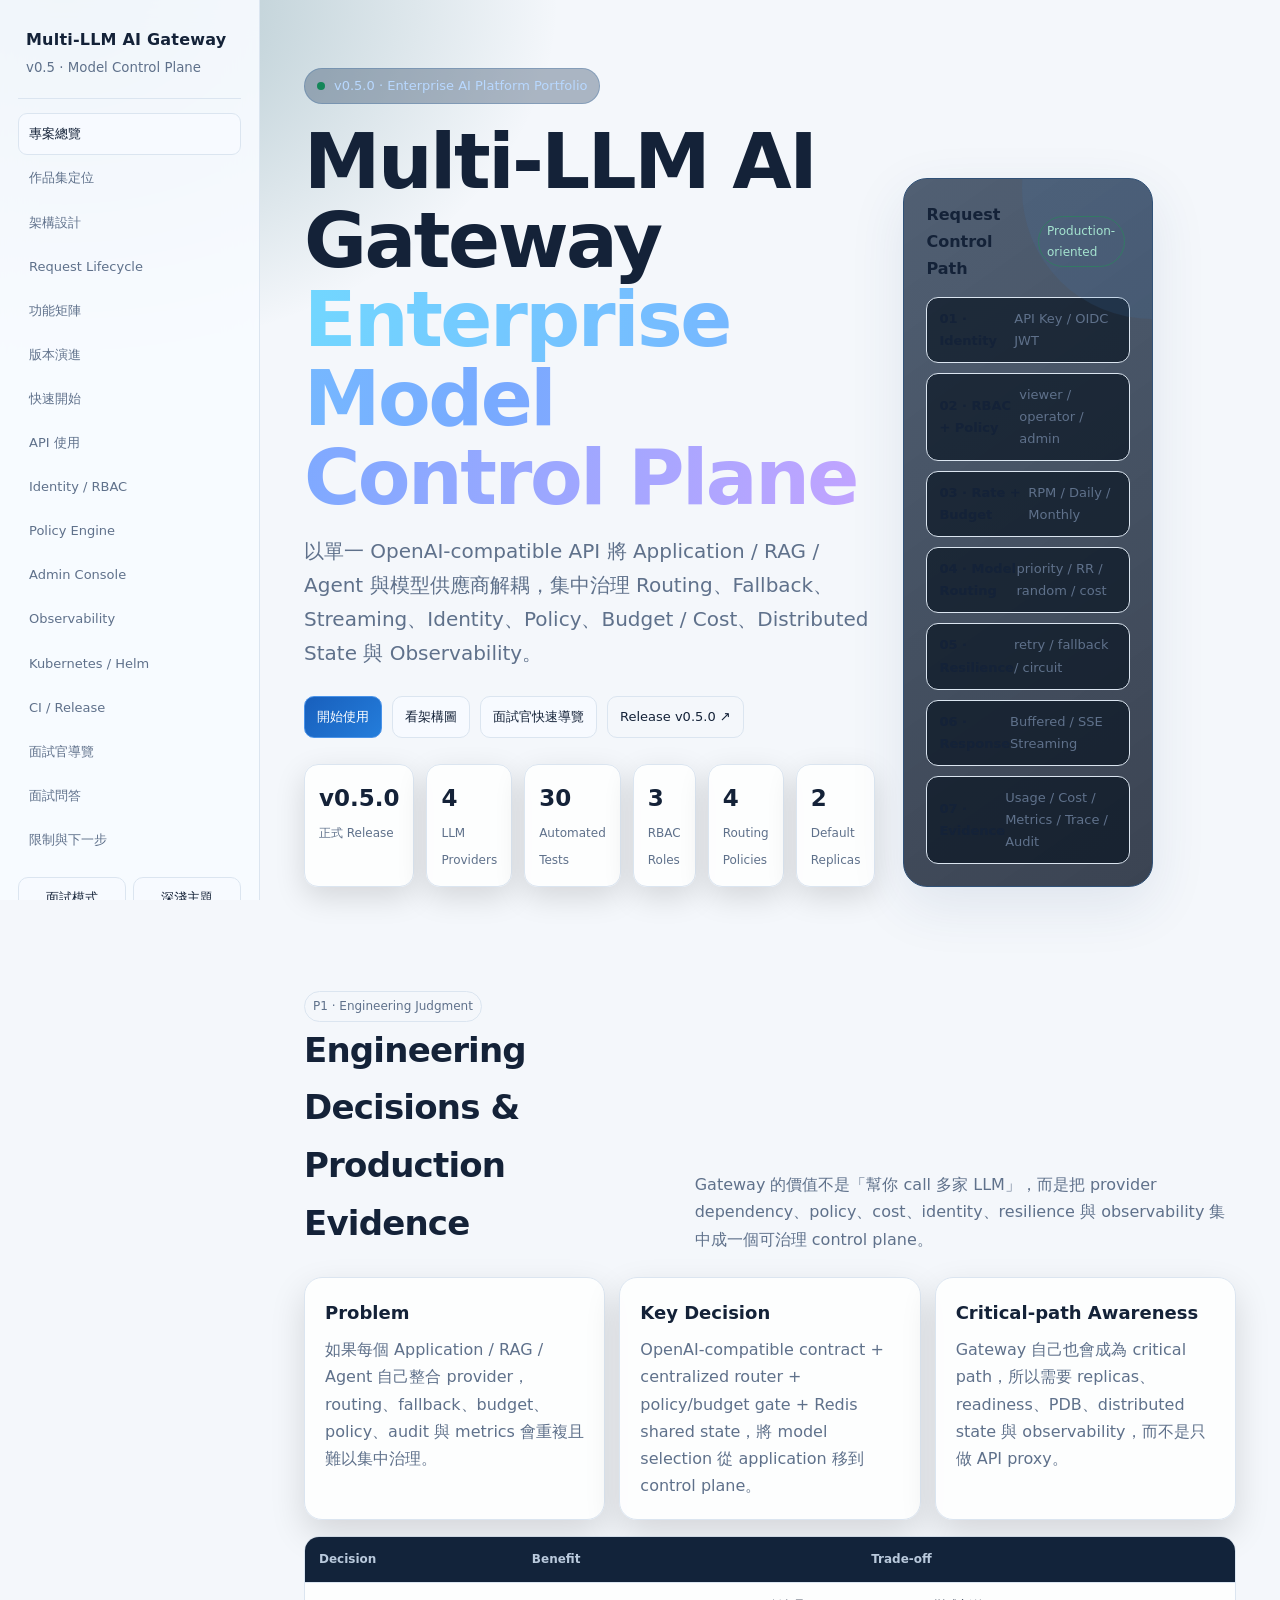
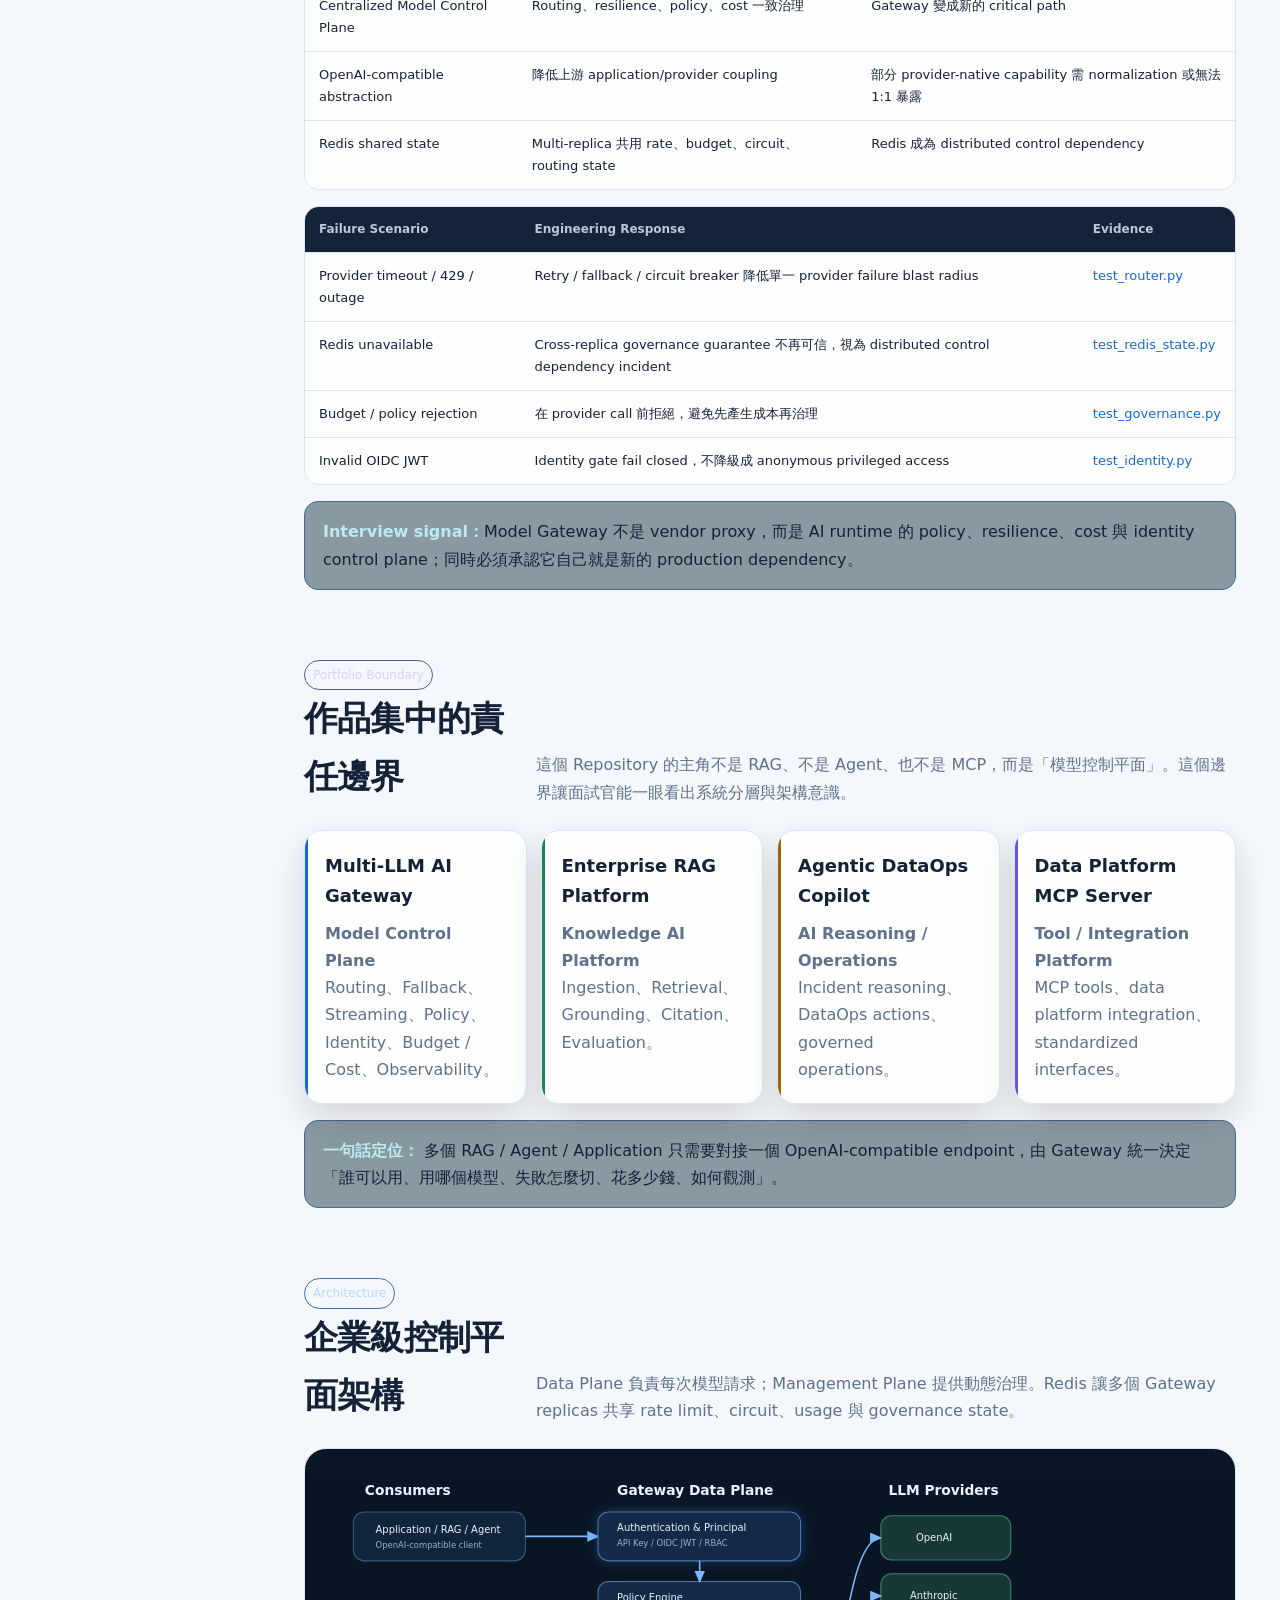
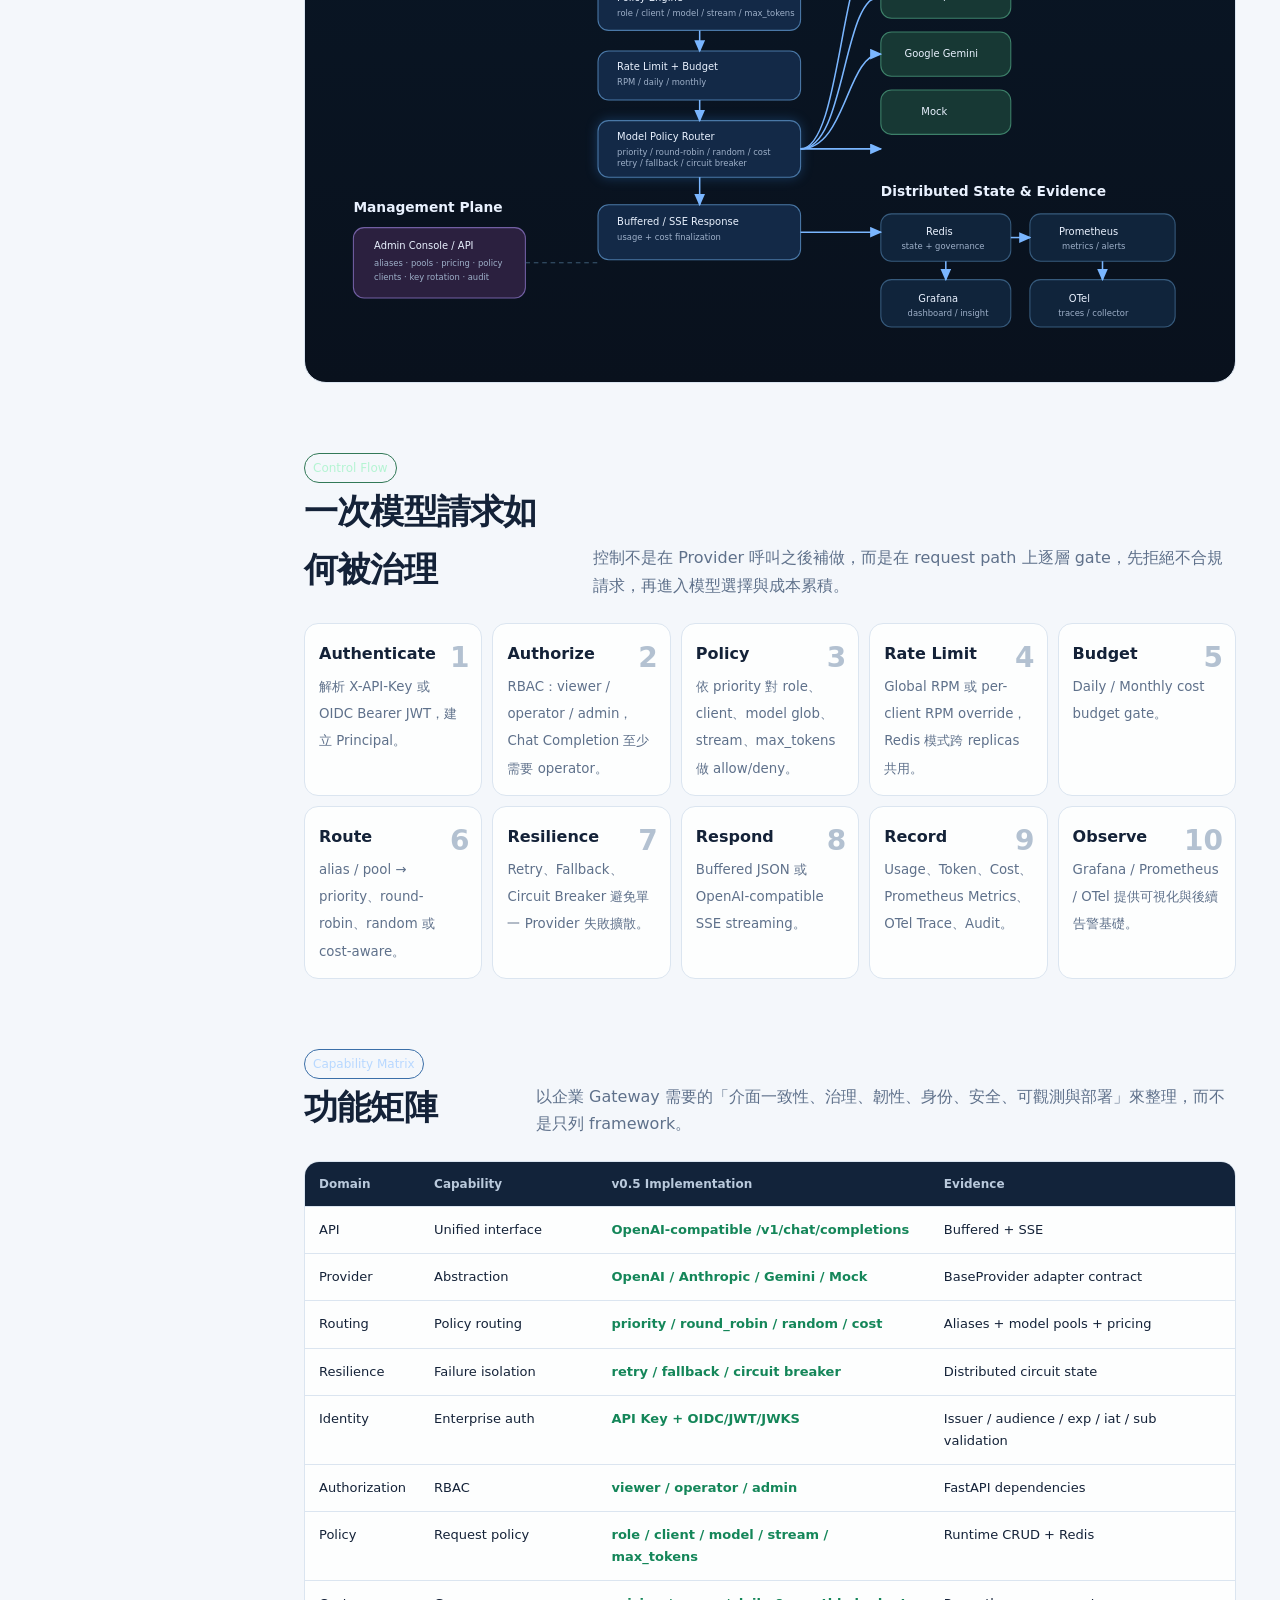
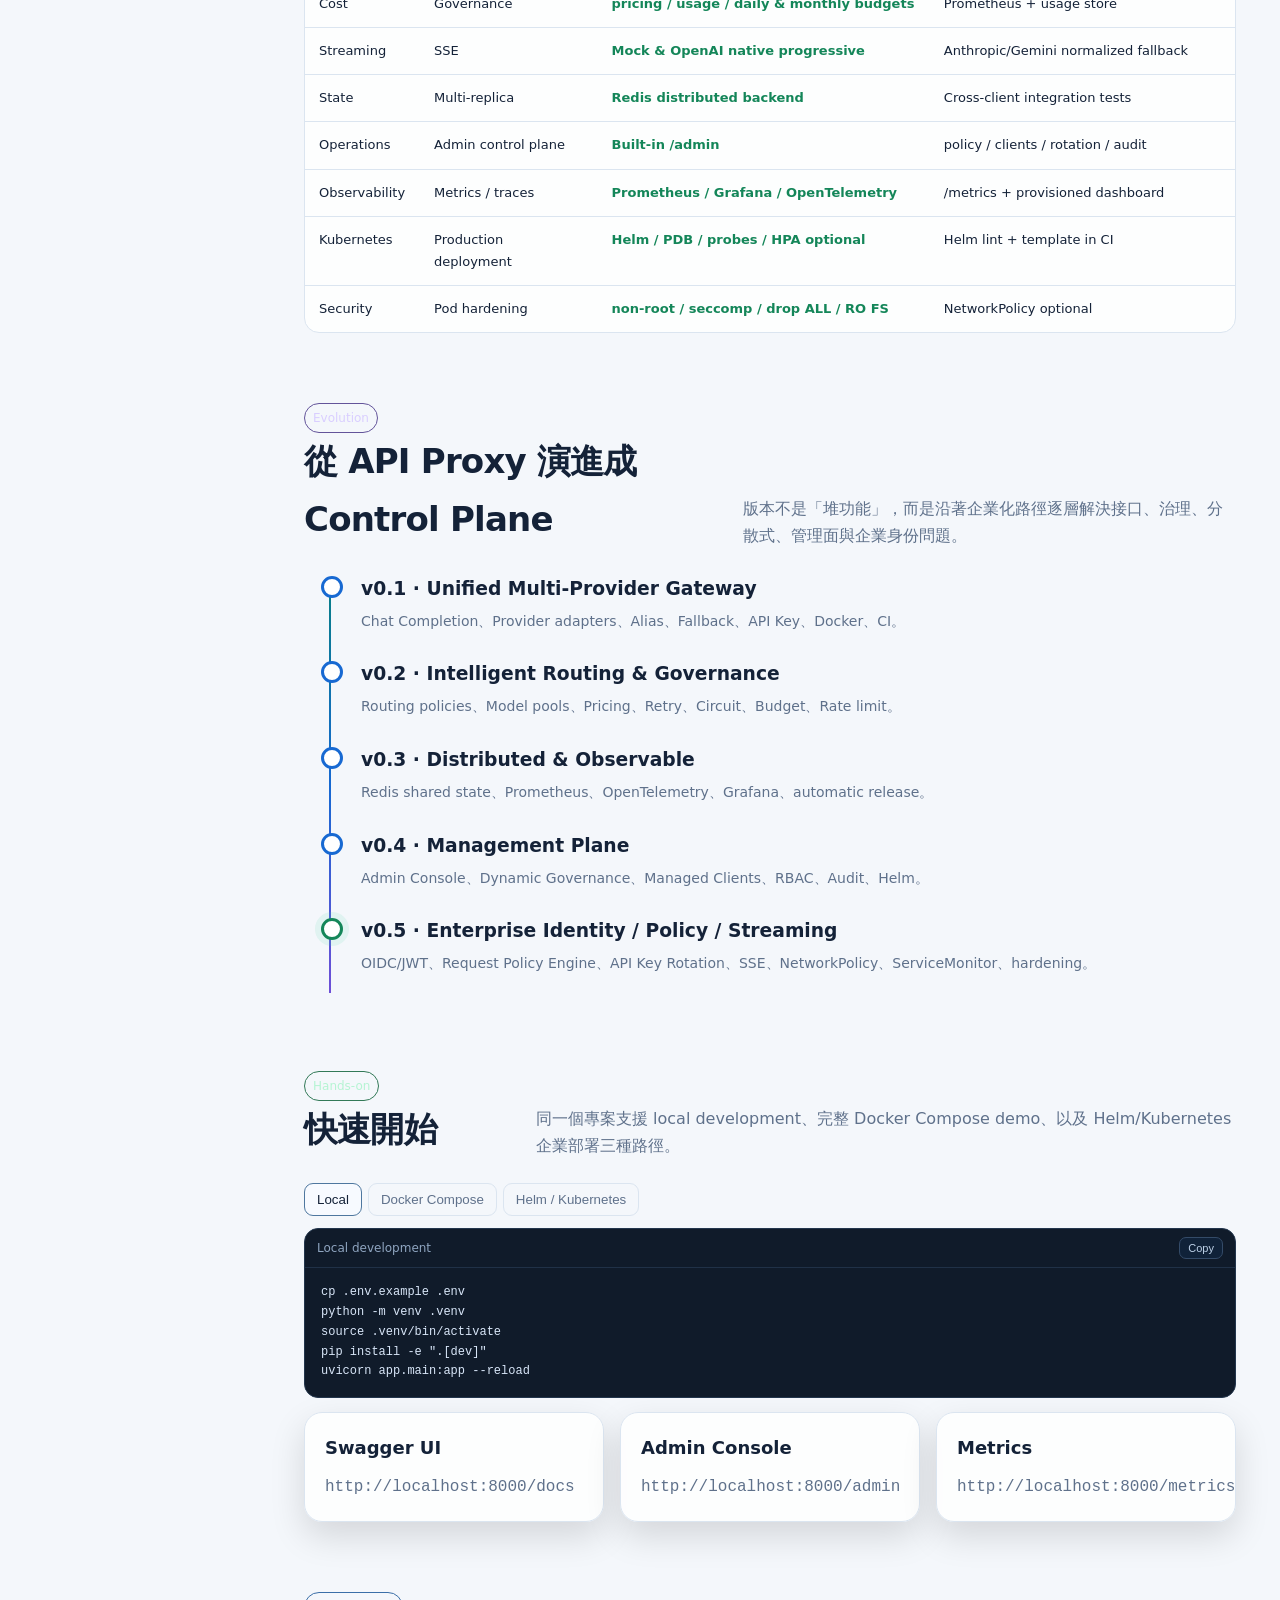
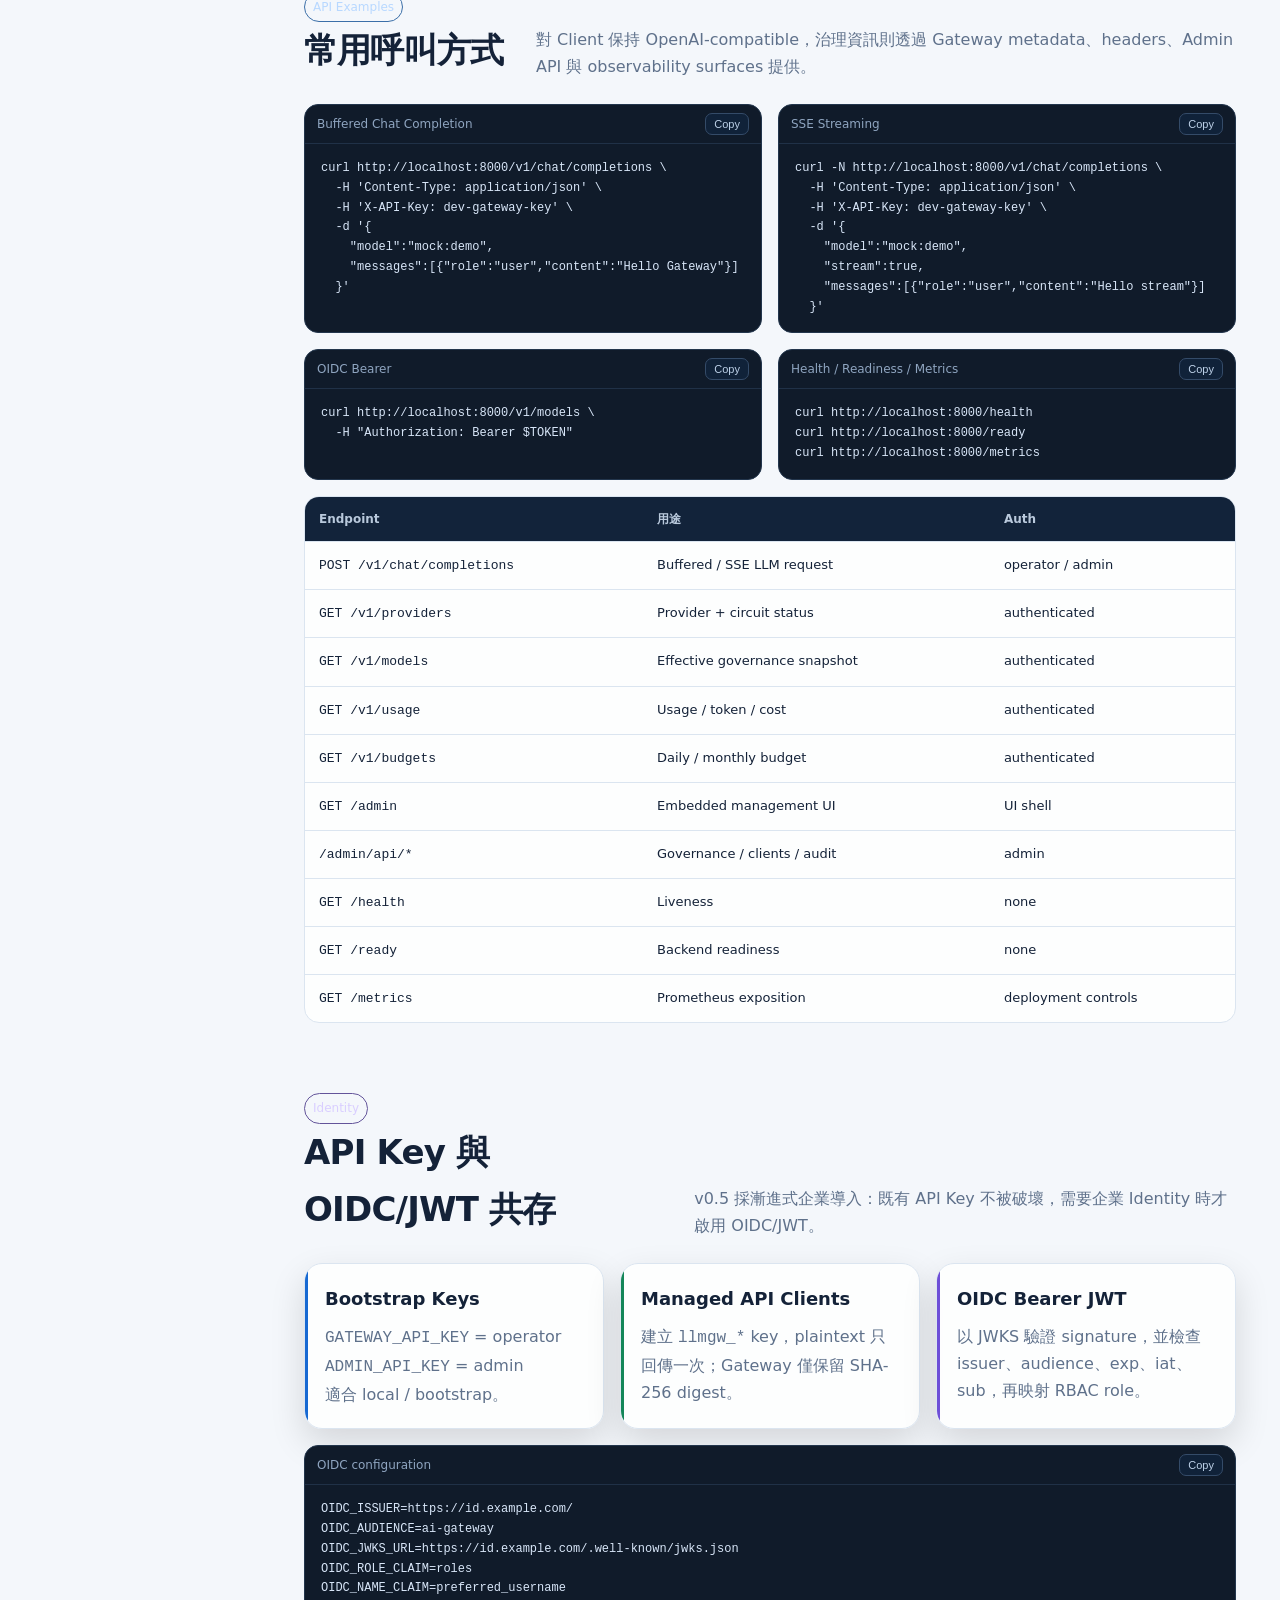
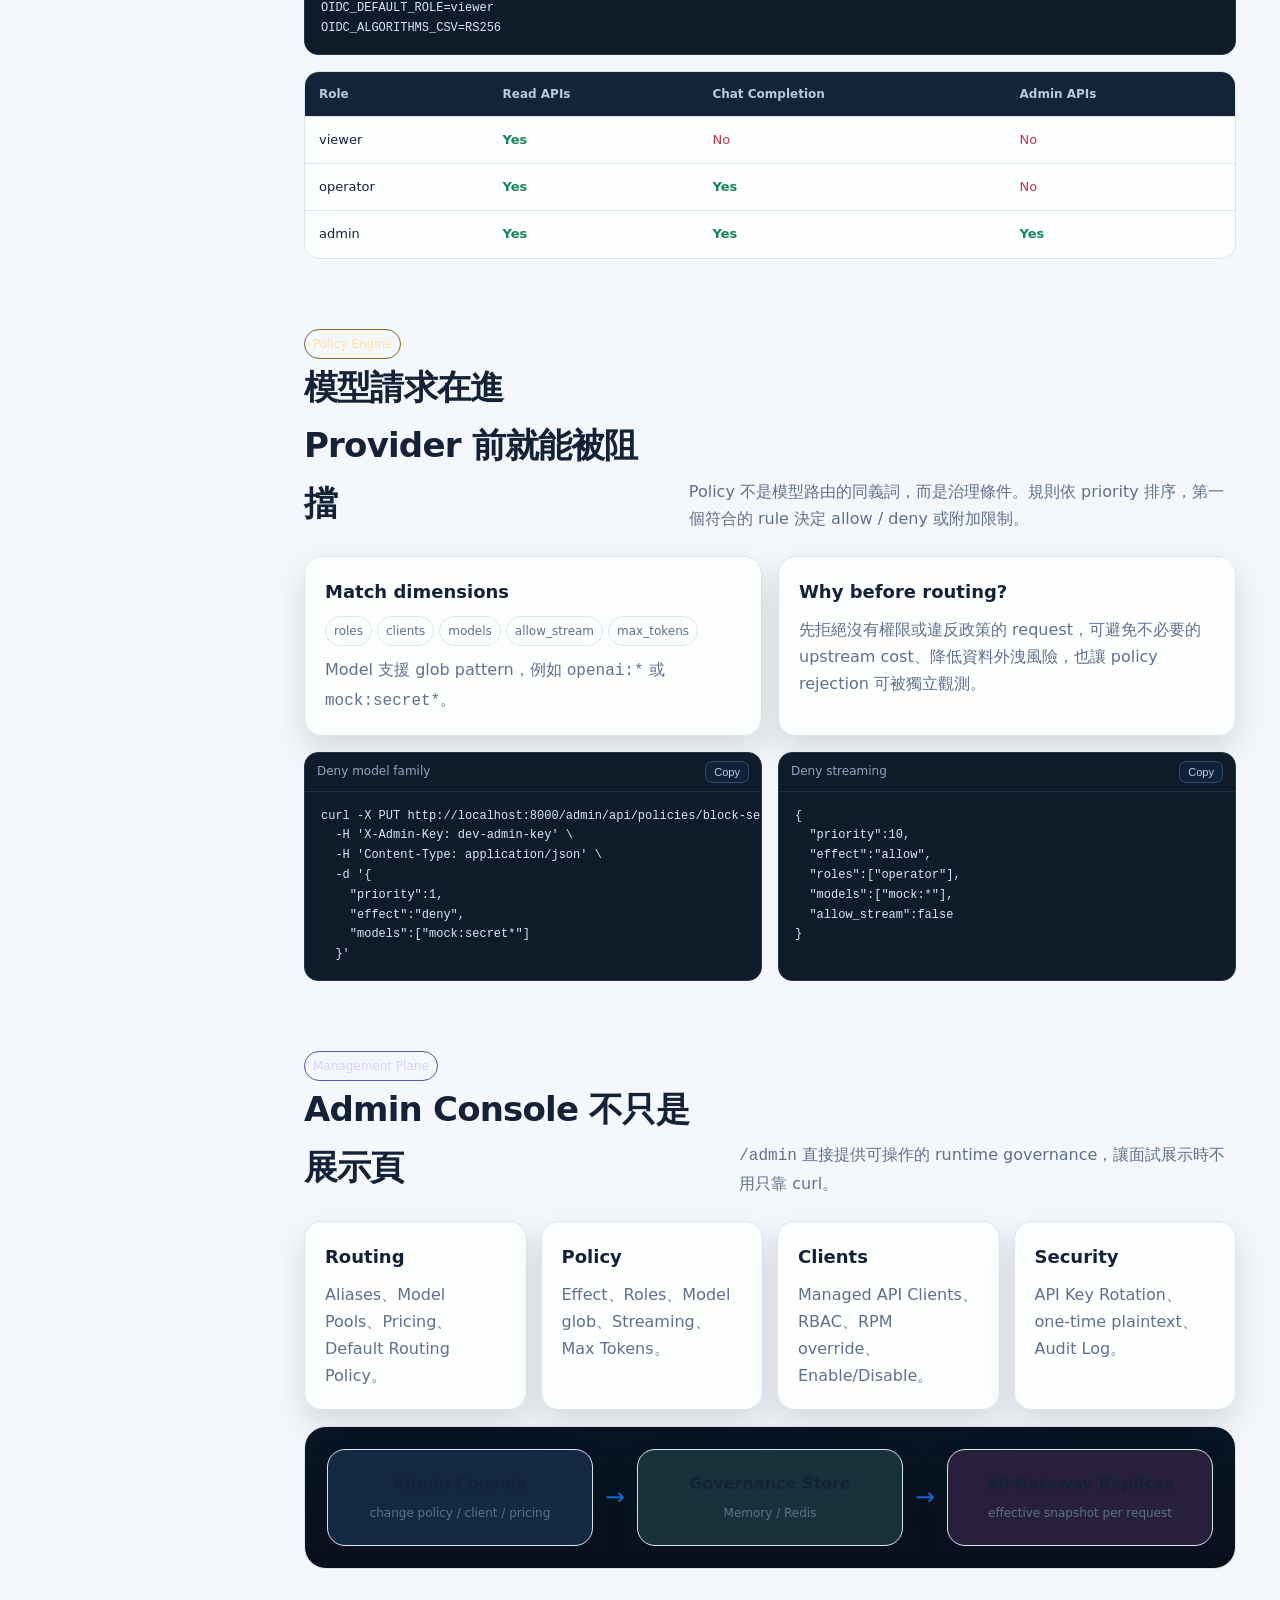
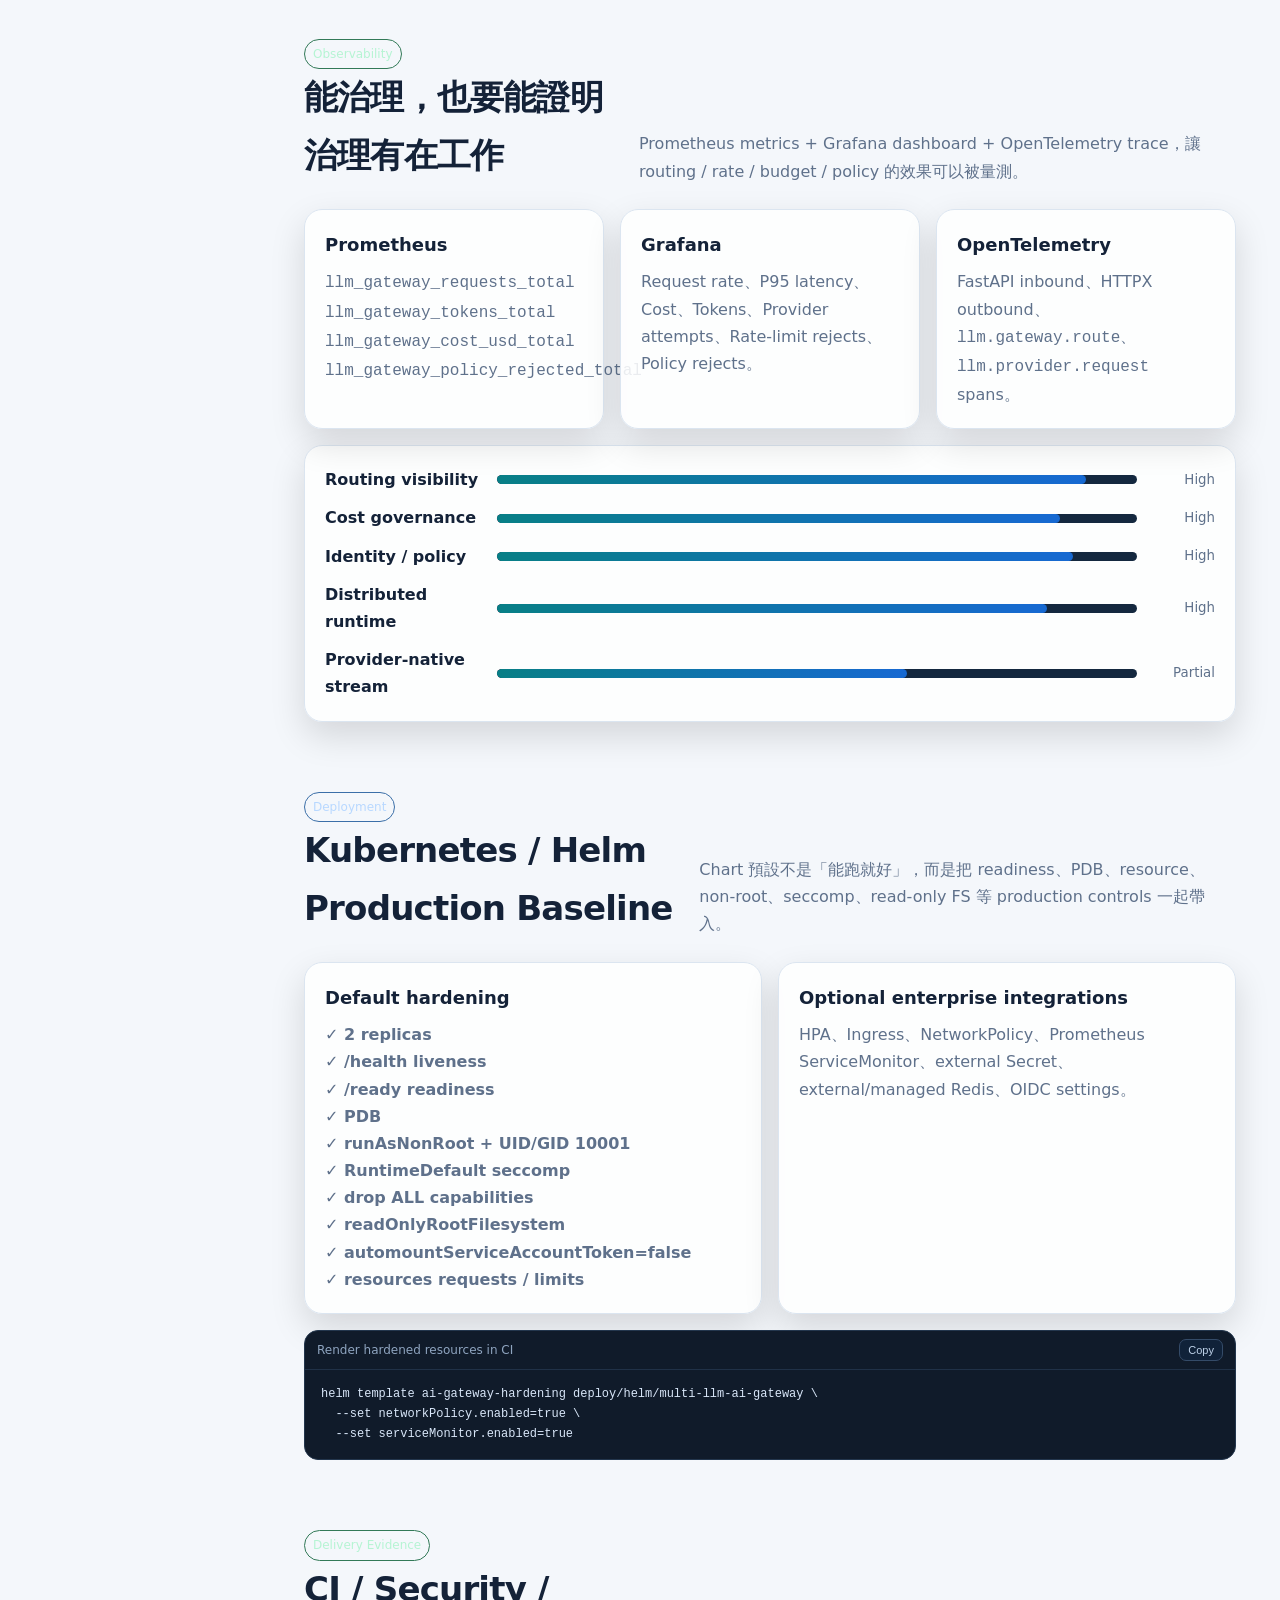
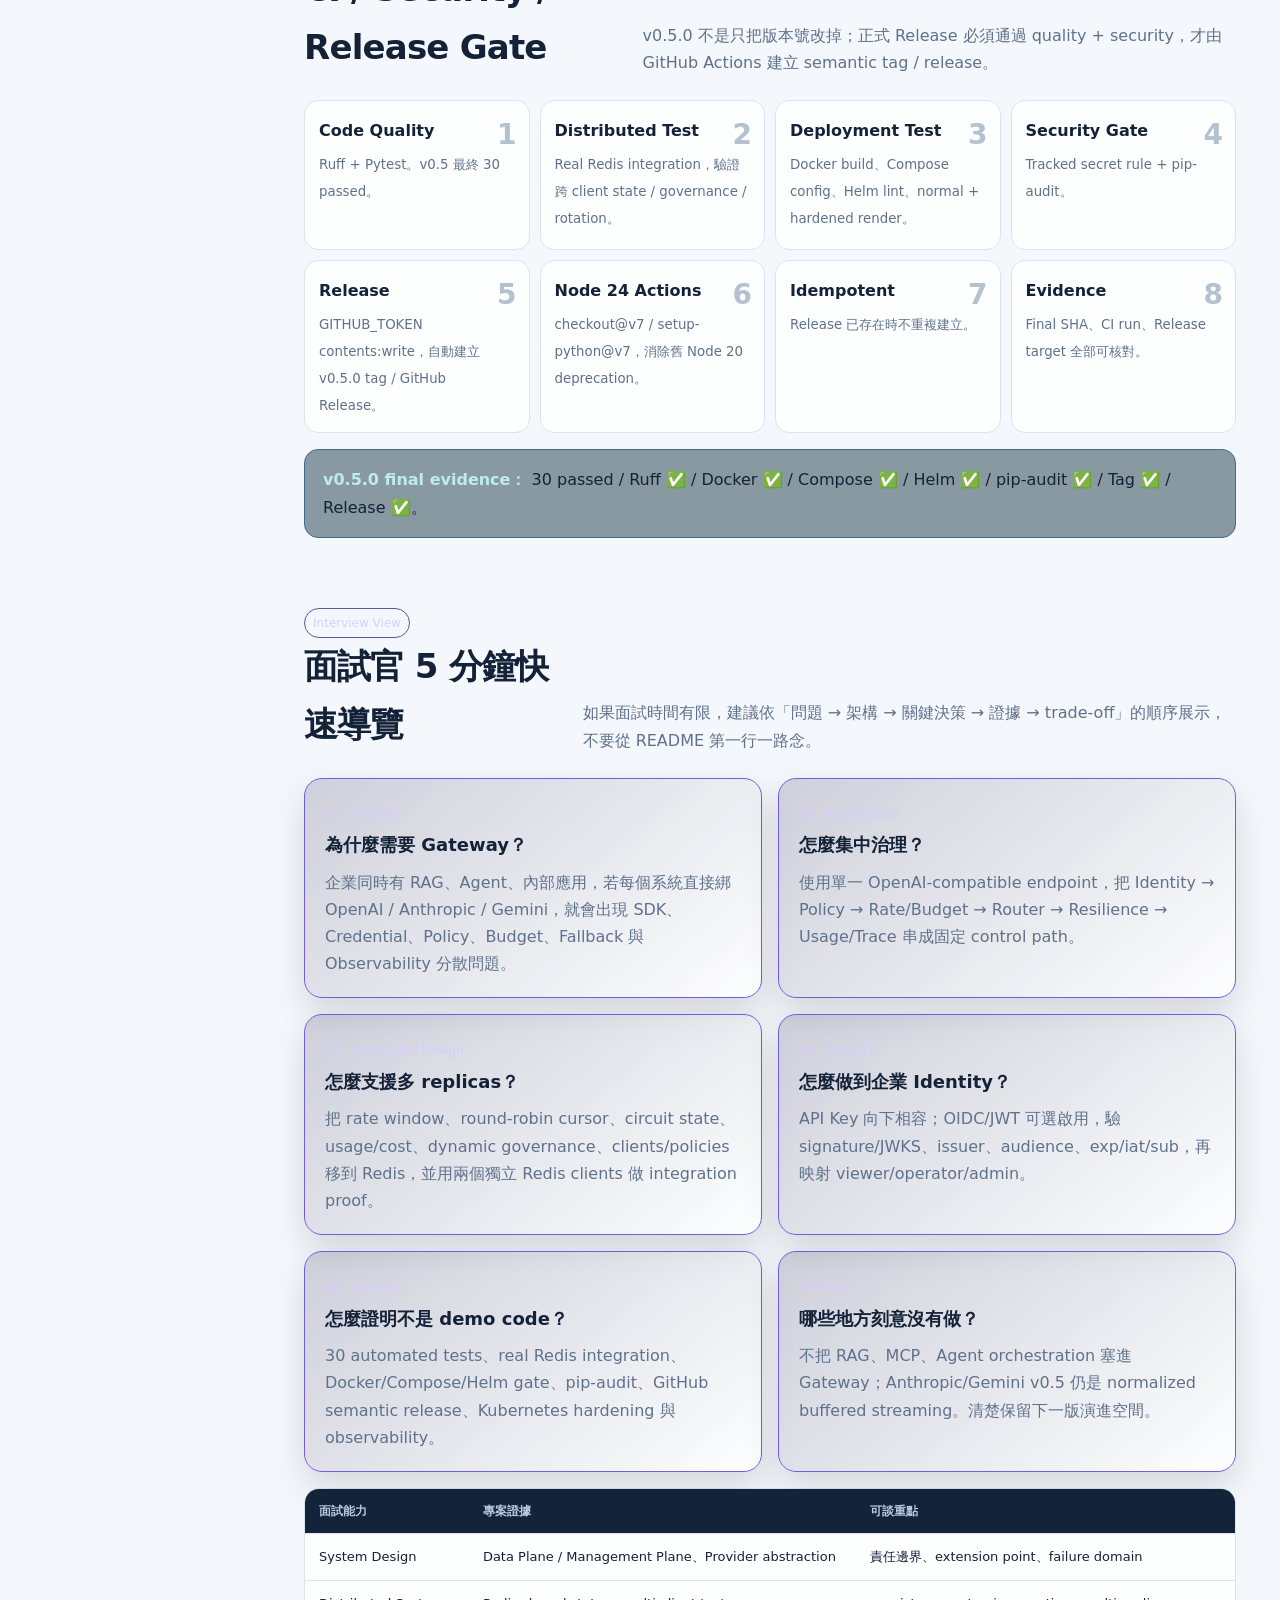
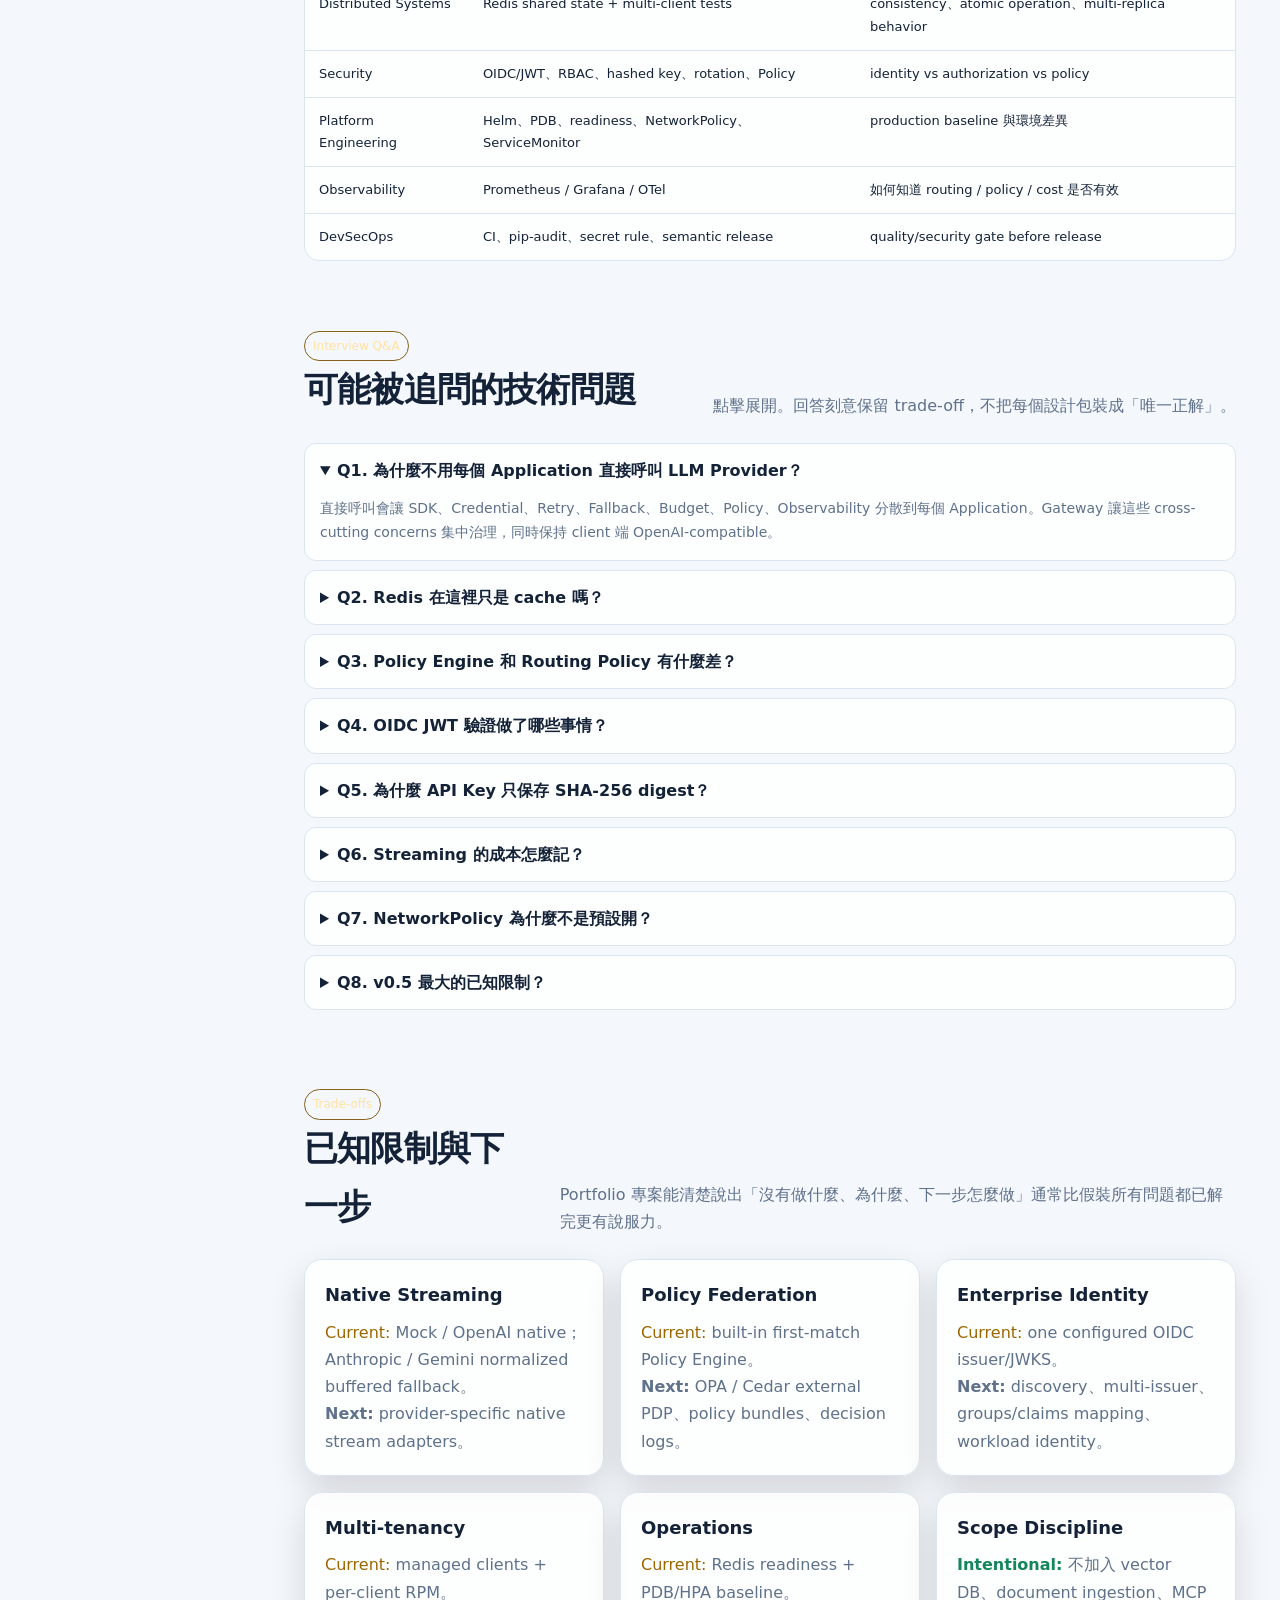
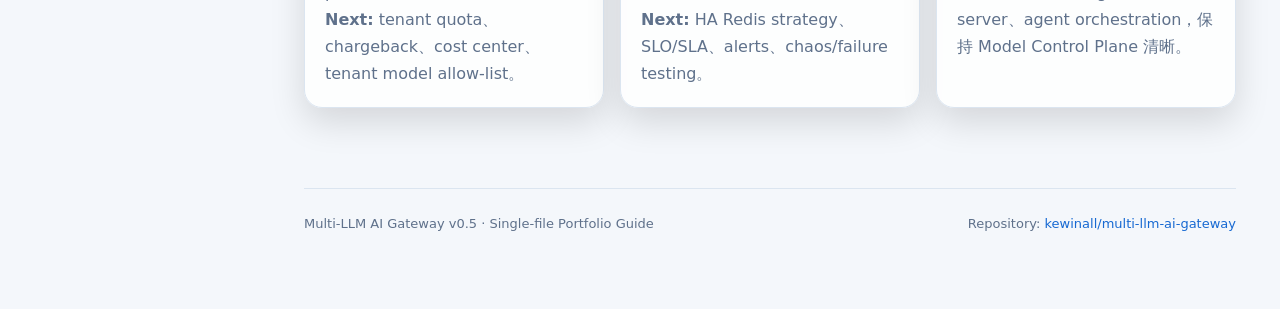
<file: docs/index.html>
<!doctype html>
<html lang="zh-Hant">
<head>
  <meta charset="utf-8">
  <meta name="viewport" content="width=device-width,initial-scale=1">
  <meta http-equiv="refresh" content="0; url=./multi-llm-ai-gateway-guide.html">
  <title>Multi-LLM AI Gateway｜互動式專案說明</title>
  <meta name="description" content="kewinall 的 Model Control Plane 作品集專案。">
  <link rel="canonical" href="./multi-llm-ai-gateway-guide.html">
  <style>
    body{font-family:system-ui,-apple-system,BlinkMacSystemFont,"Segoe UI","Noto Sans TC","Microsoft JhengHei",sans-serif;margin:0;min-height:100vh;display:grid;place-items:center;background:#0d1117;color:#e6edf3}
    main{max-width:720px;padding:40px;text-align:center}
    a{color:#58a6ff}
    p{line-height:1.7;color:#9da7b3}
  </style>
  <script>location.replace("./multi-llm-ai-gateway-guide.html");</script>
</head>
<body>
  <main>
    <h1>Multi-LLM AI Gateway</h1>
    <p>Model Control Plane</p>
    <p>正在開啟互動式專案說明。若瀏覽器未自動轉址，請使用下方連結。</p>
    <p><a href="./multi-llm-ai-gateway-guide.html">開啟互動式專案說明</a></p>
  </main>
</body>
</html>
</file>
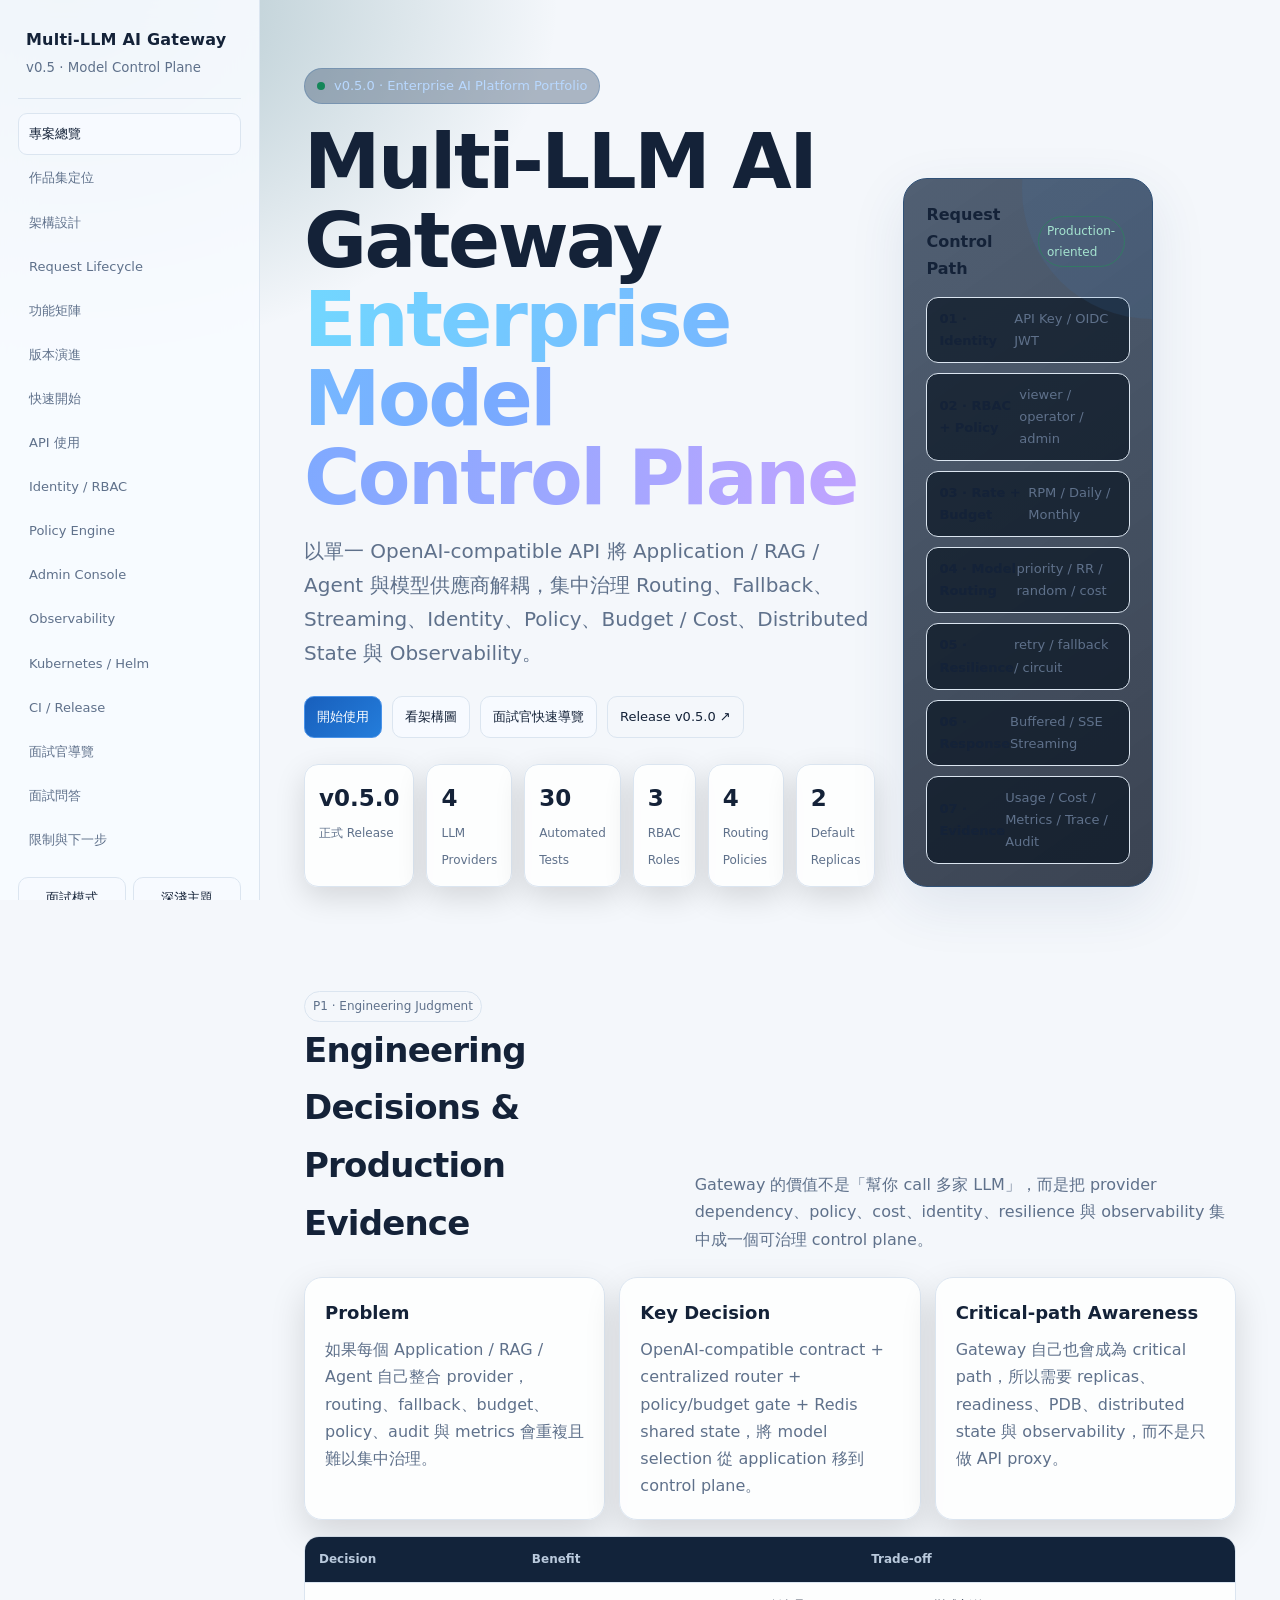
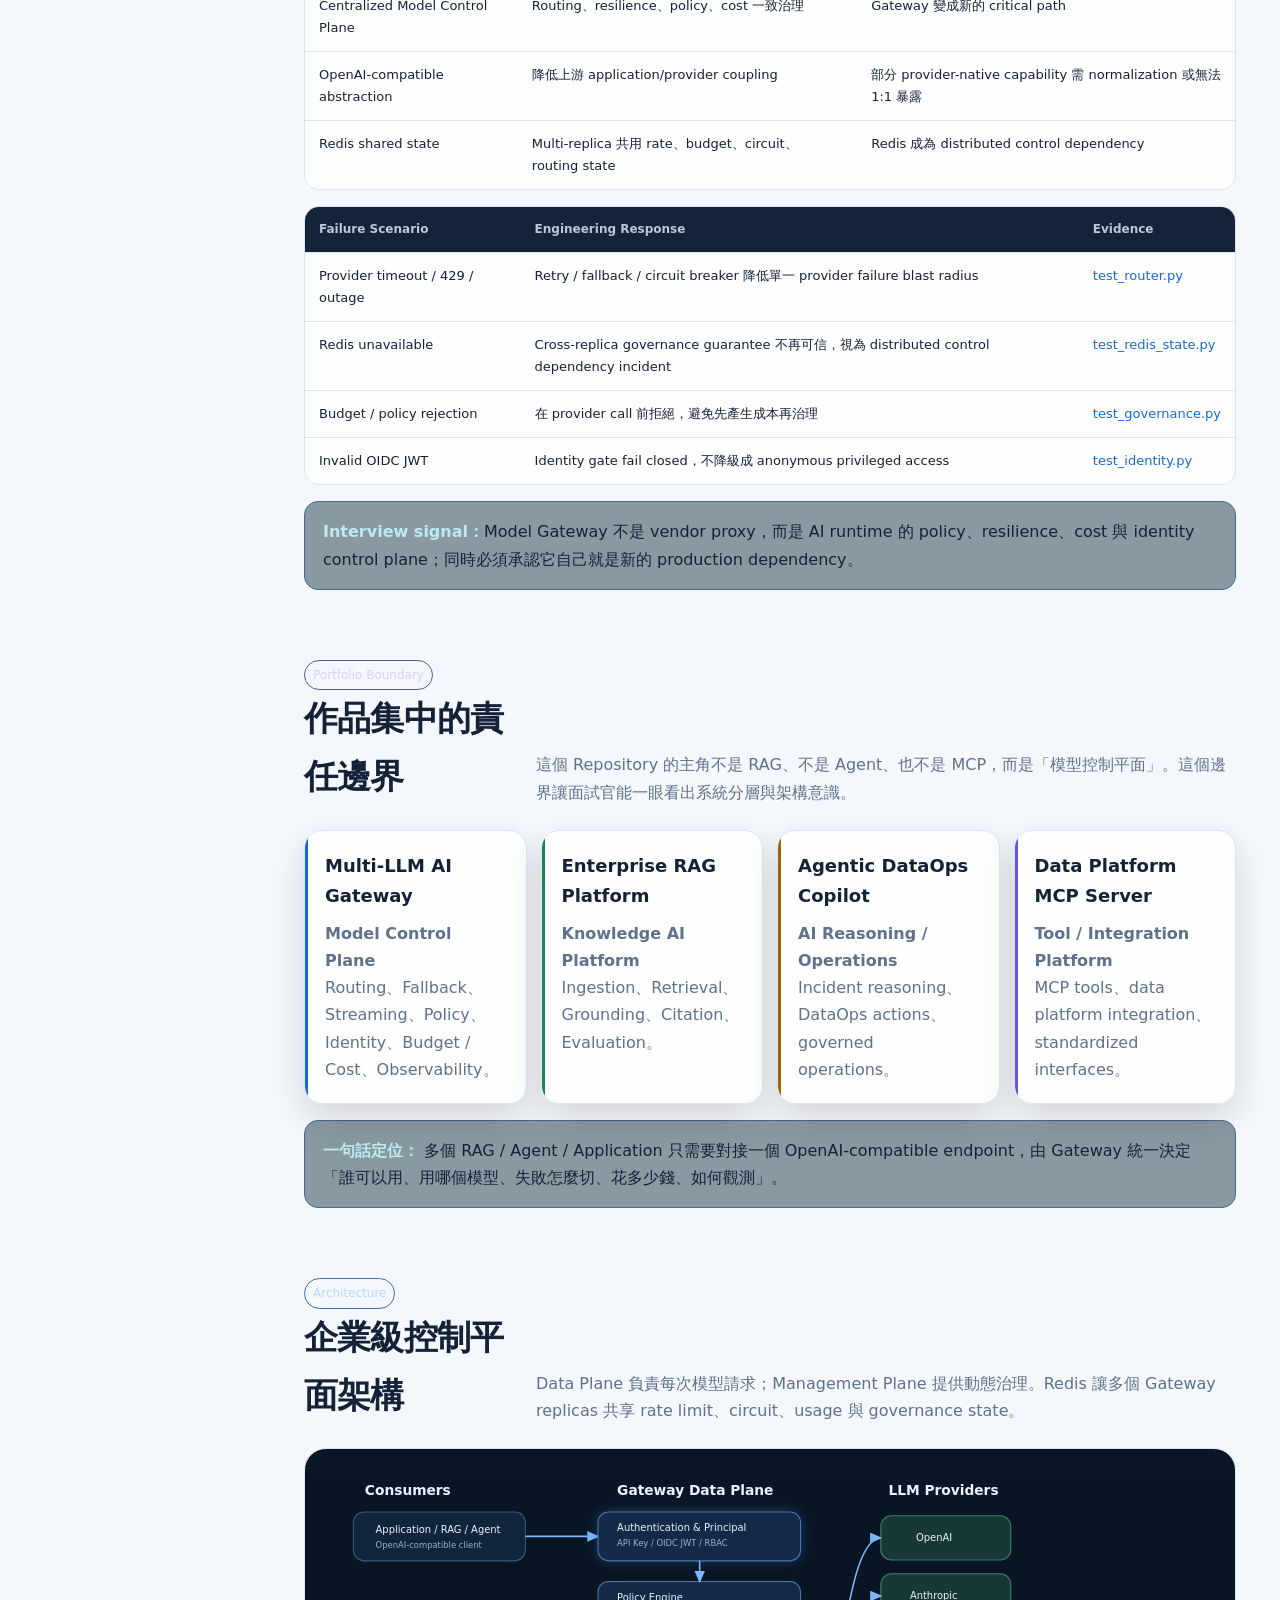
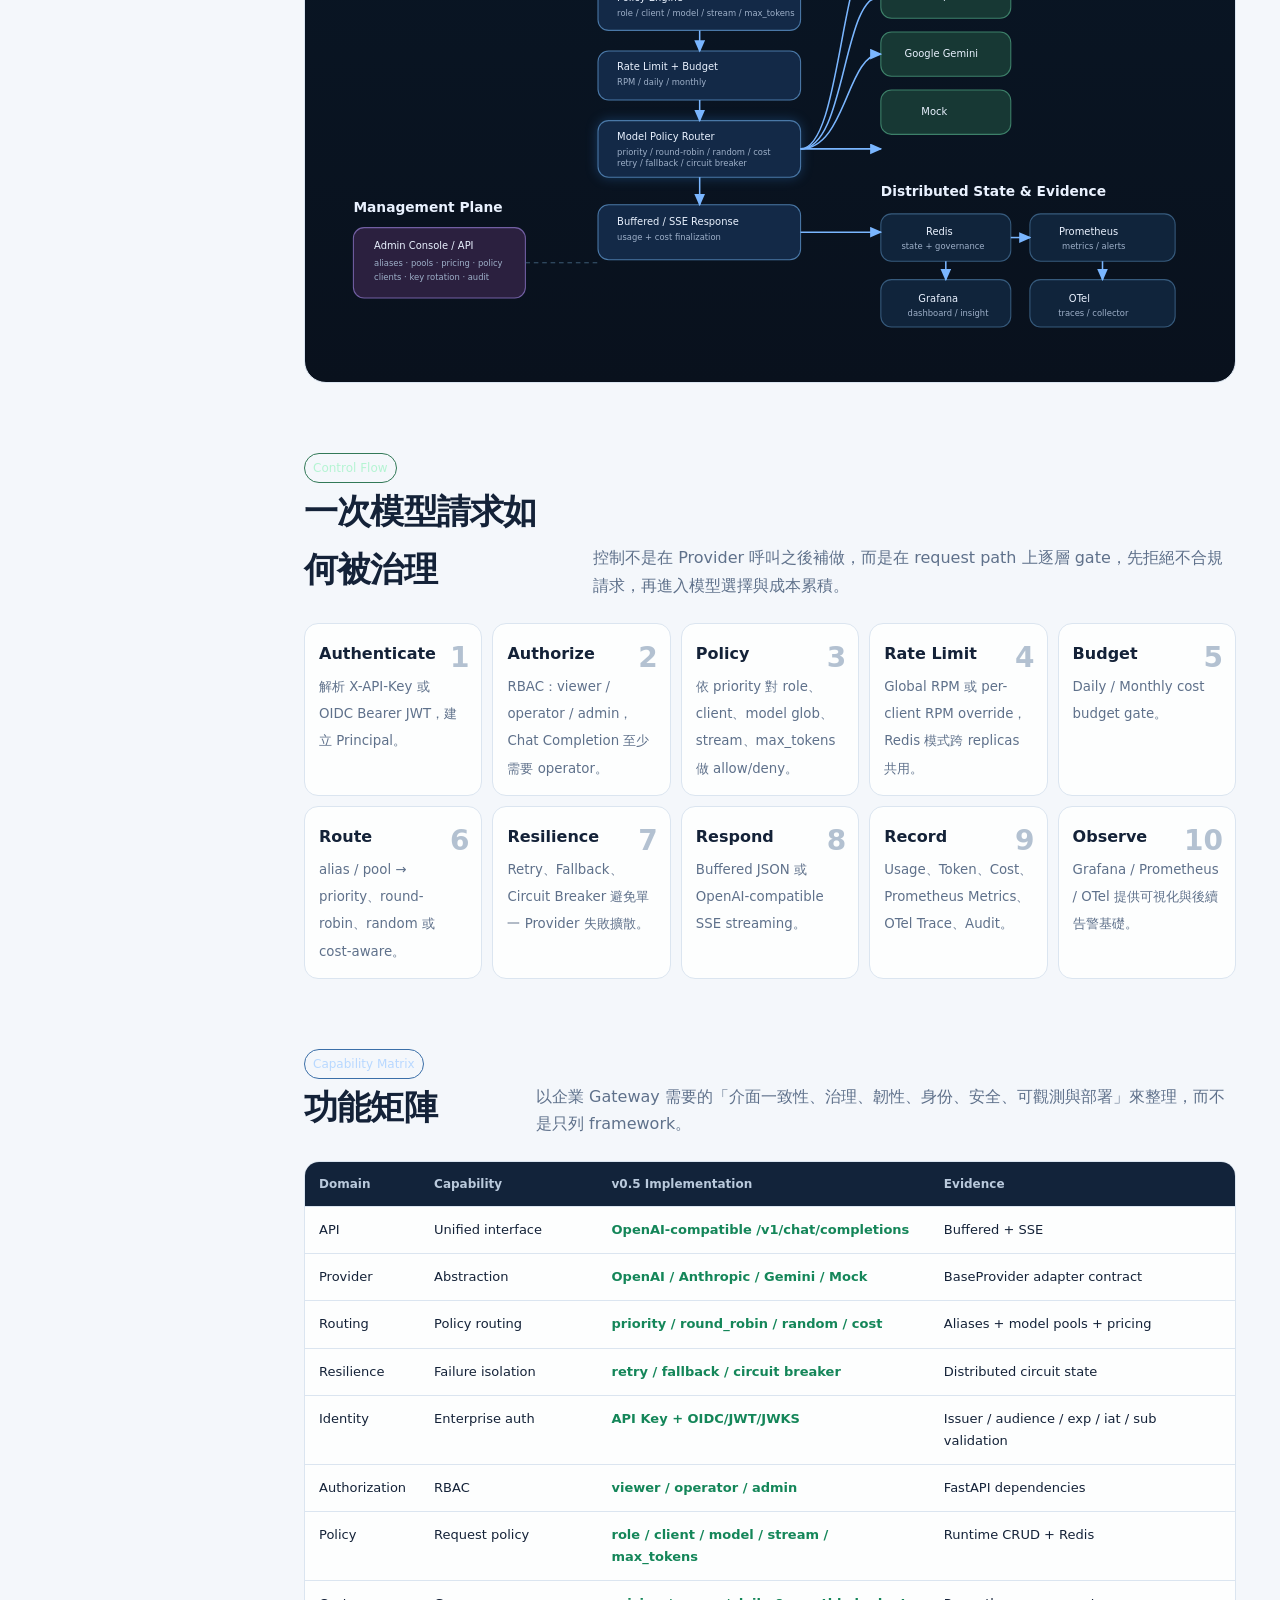
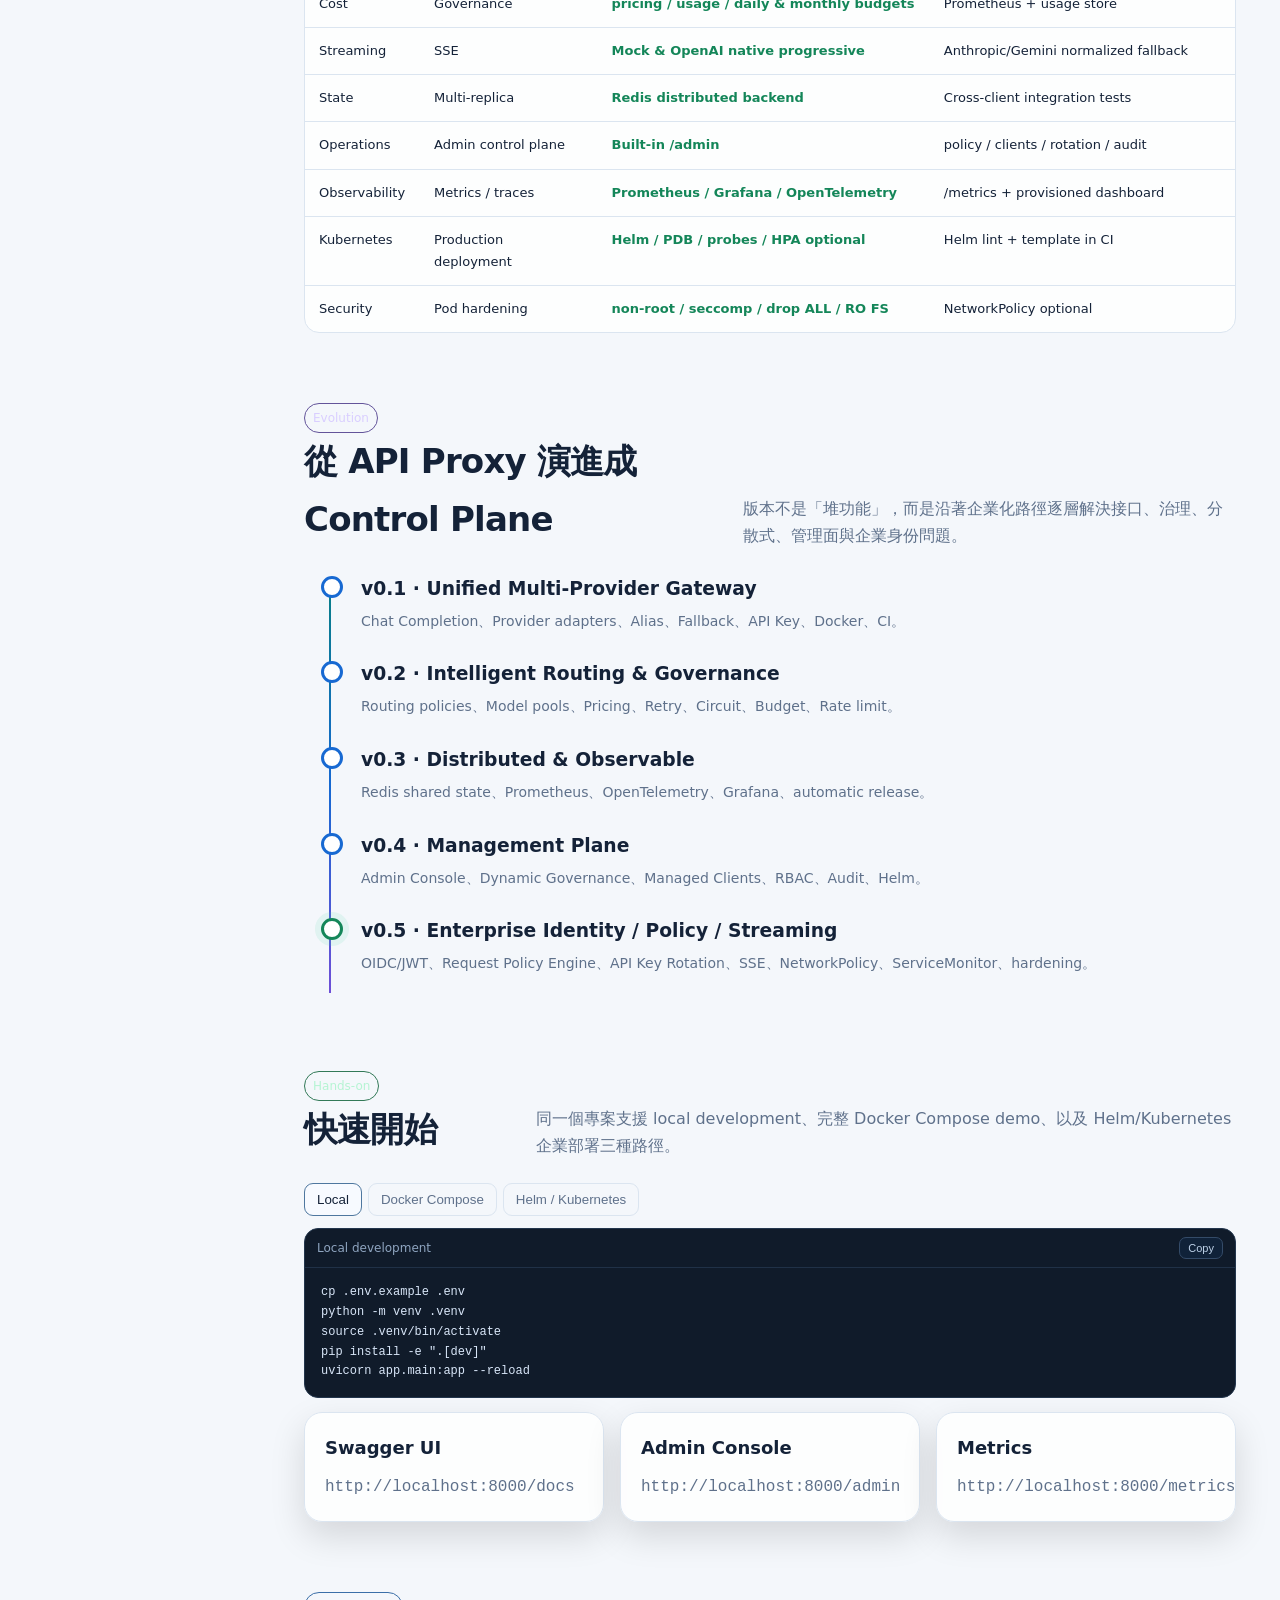
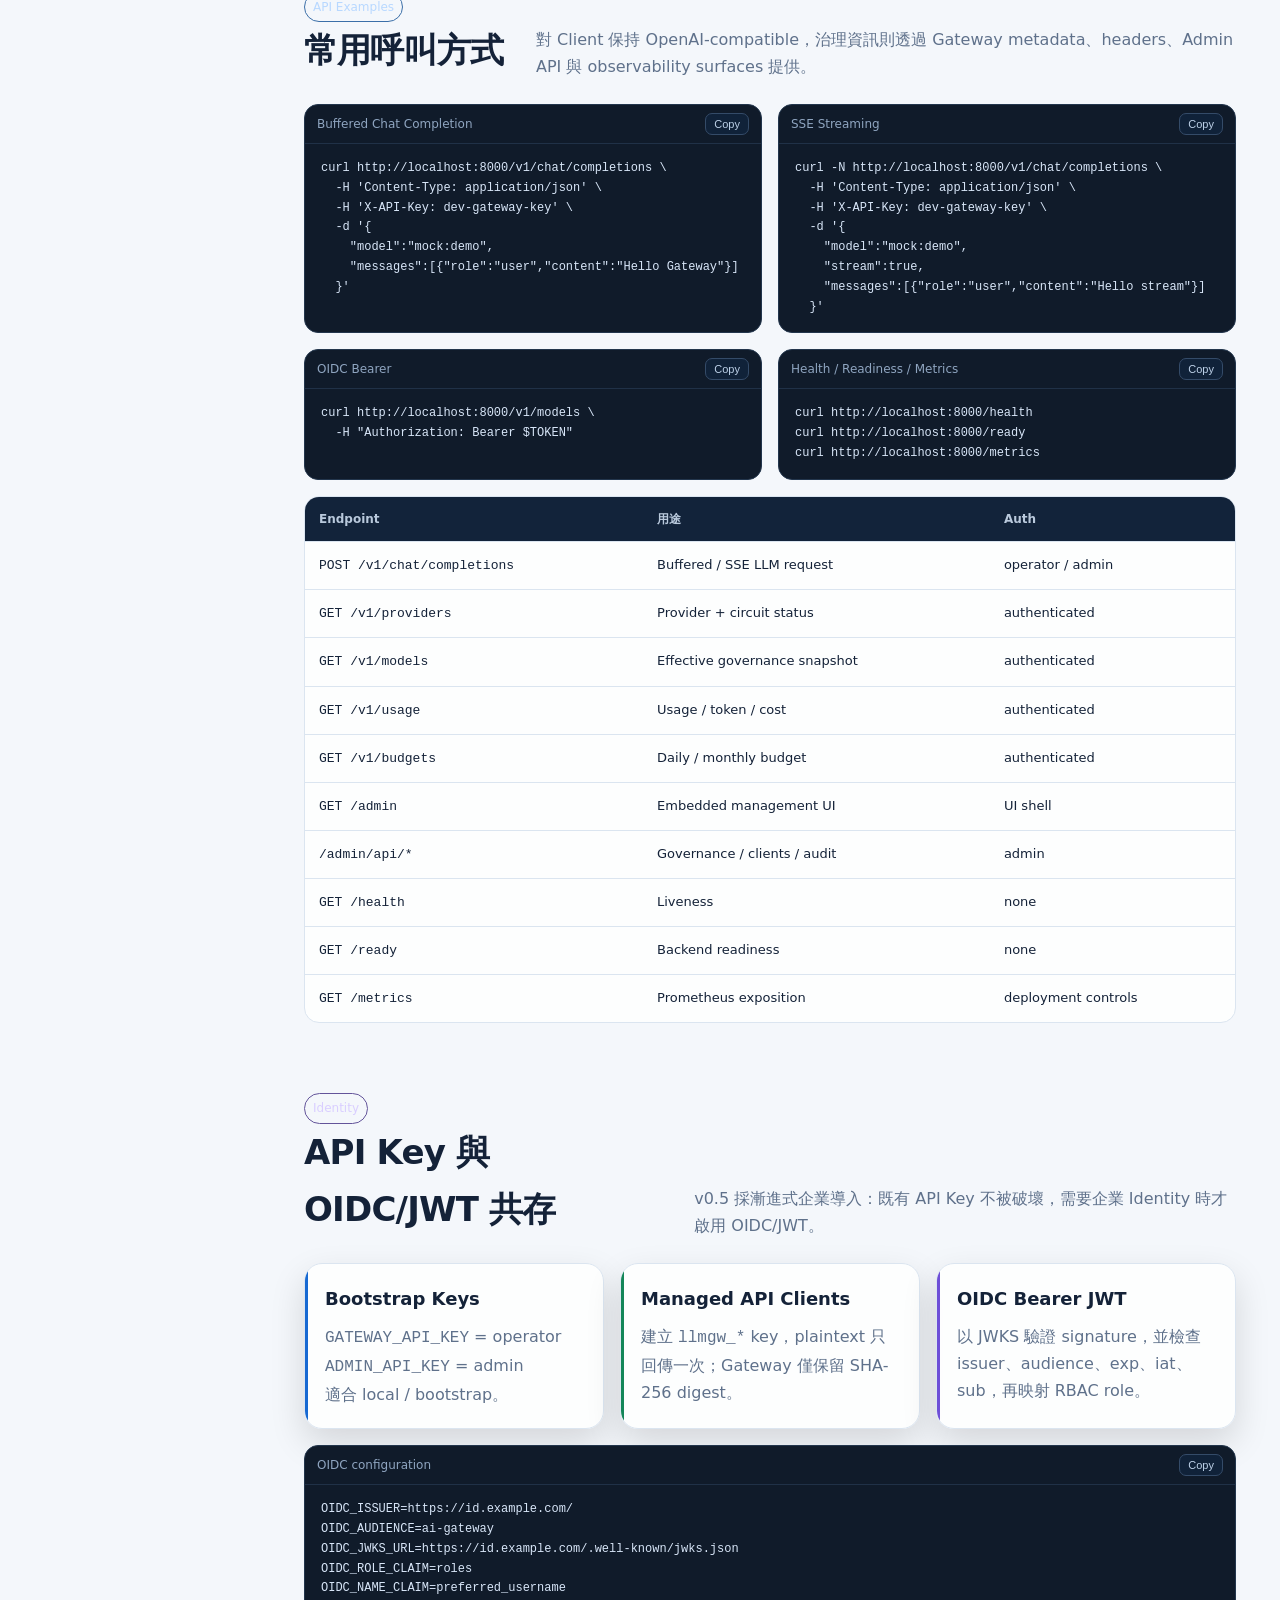
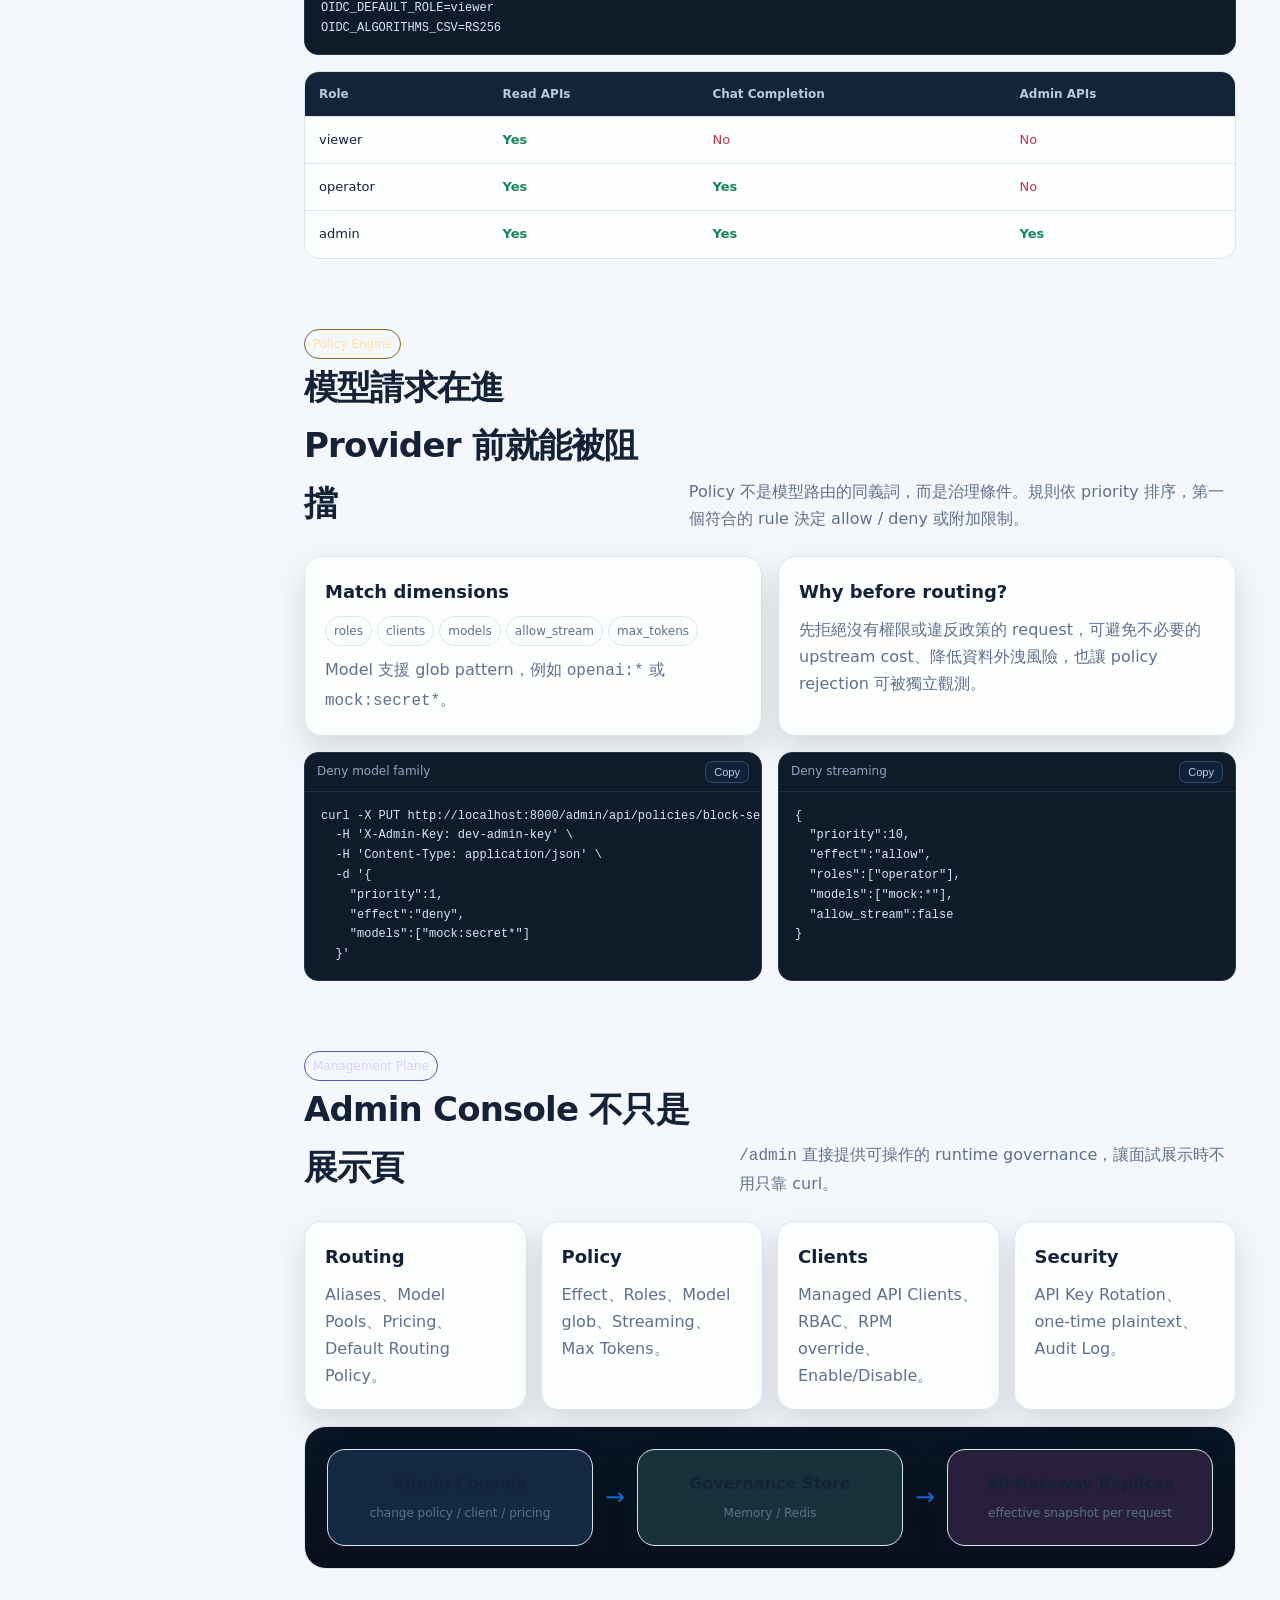
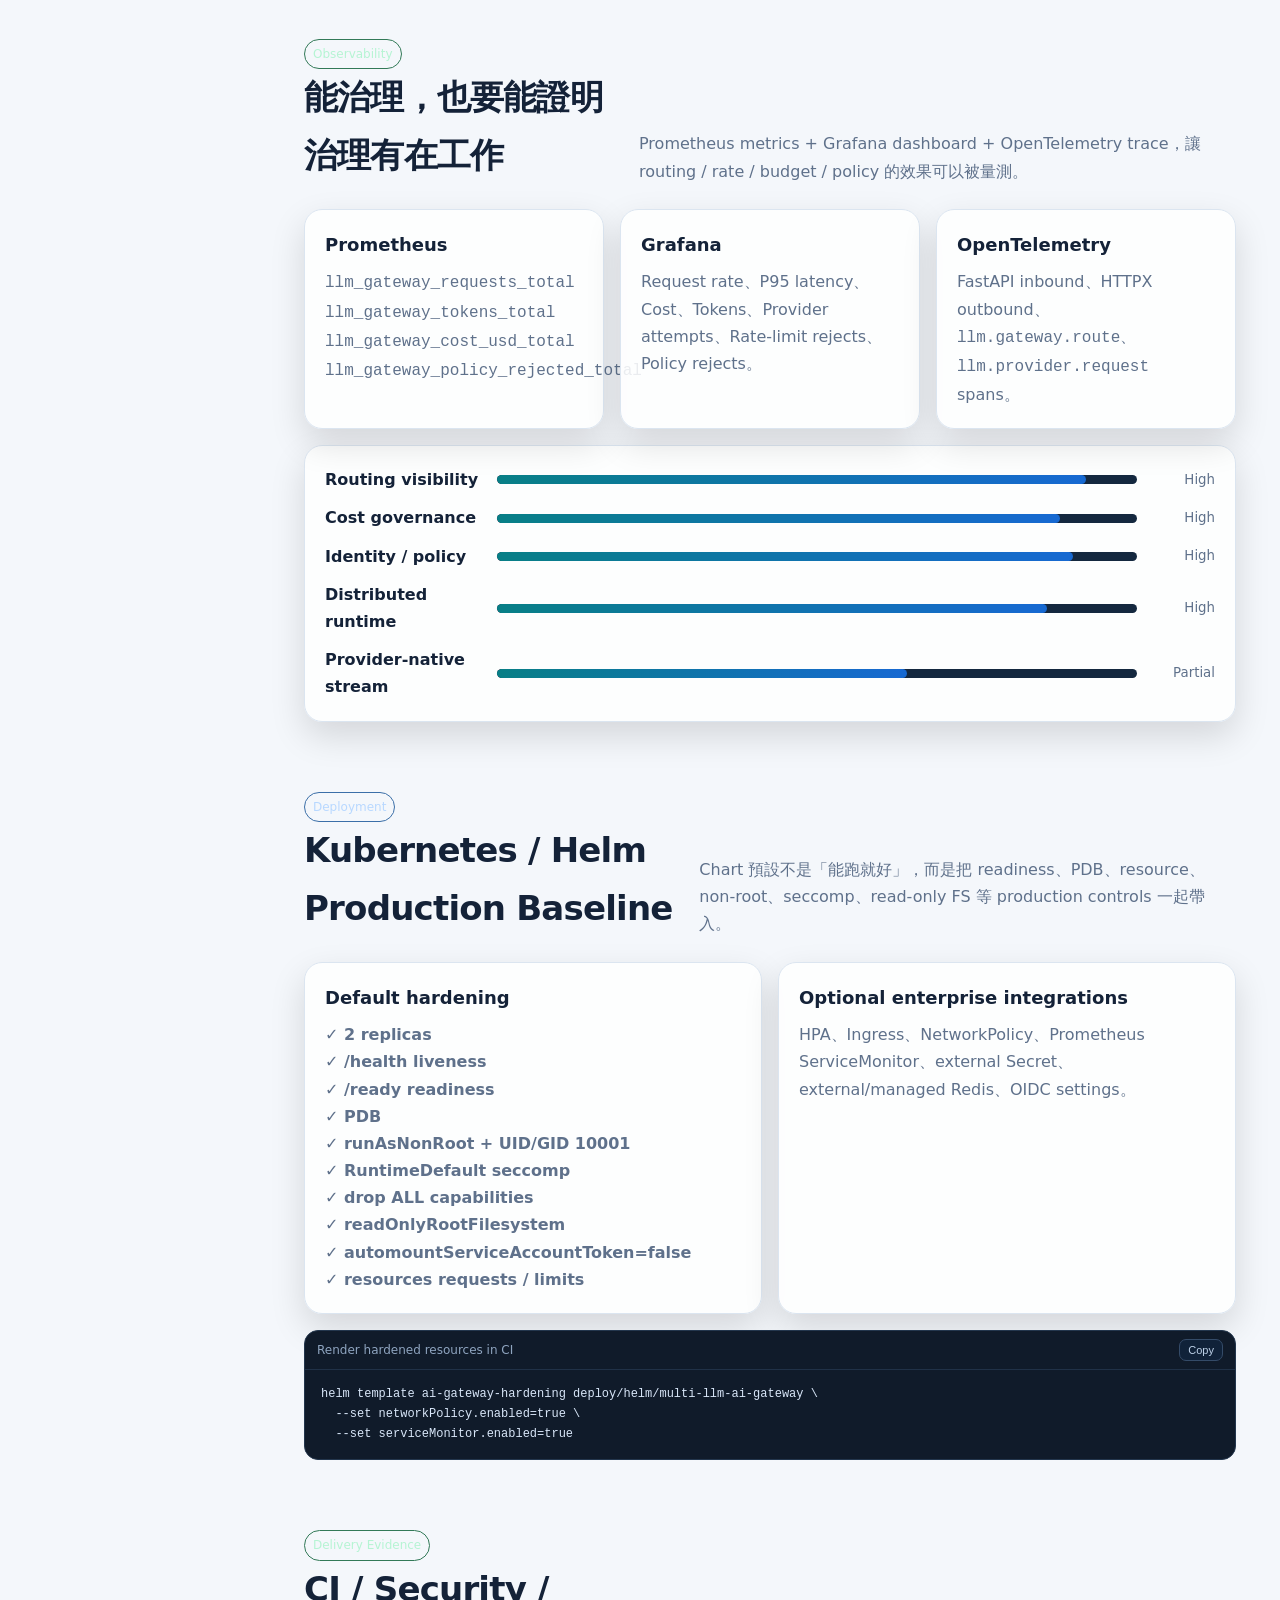
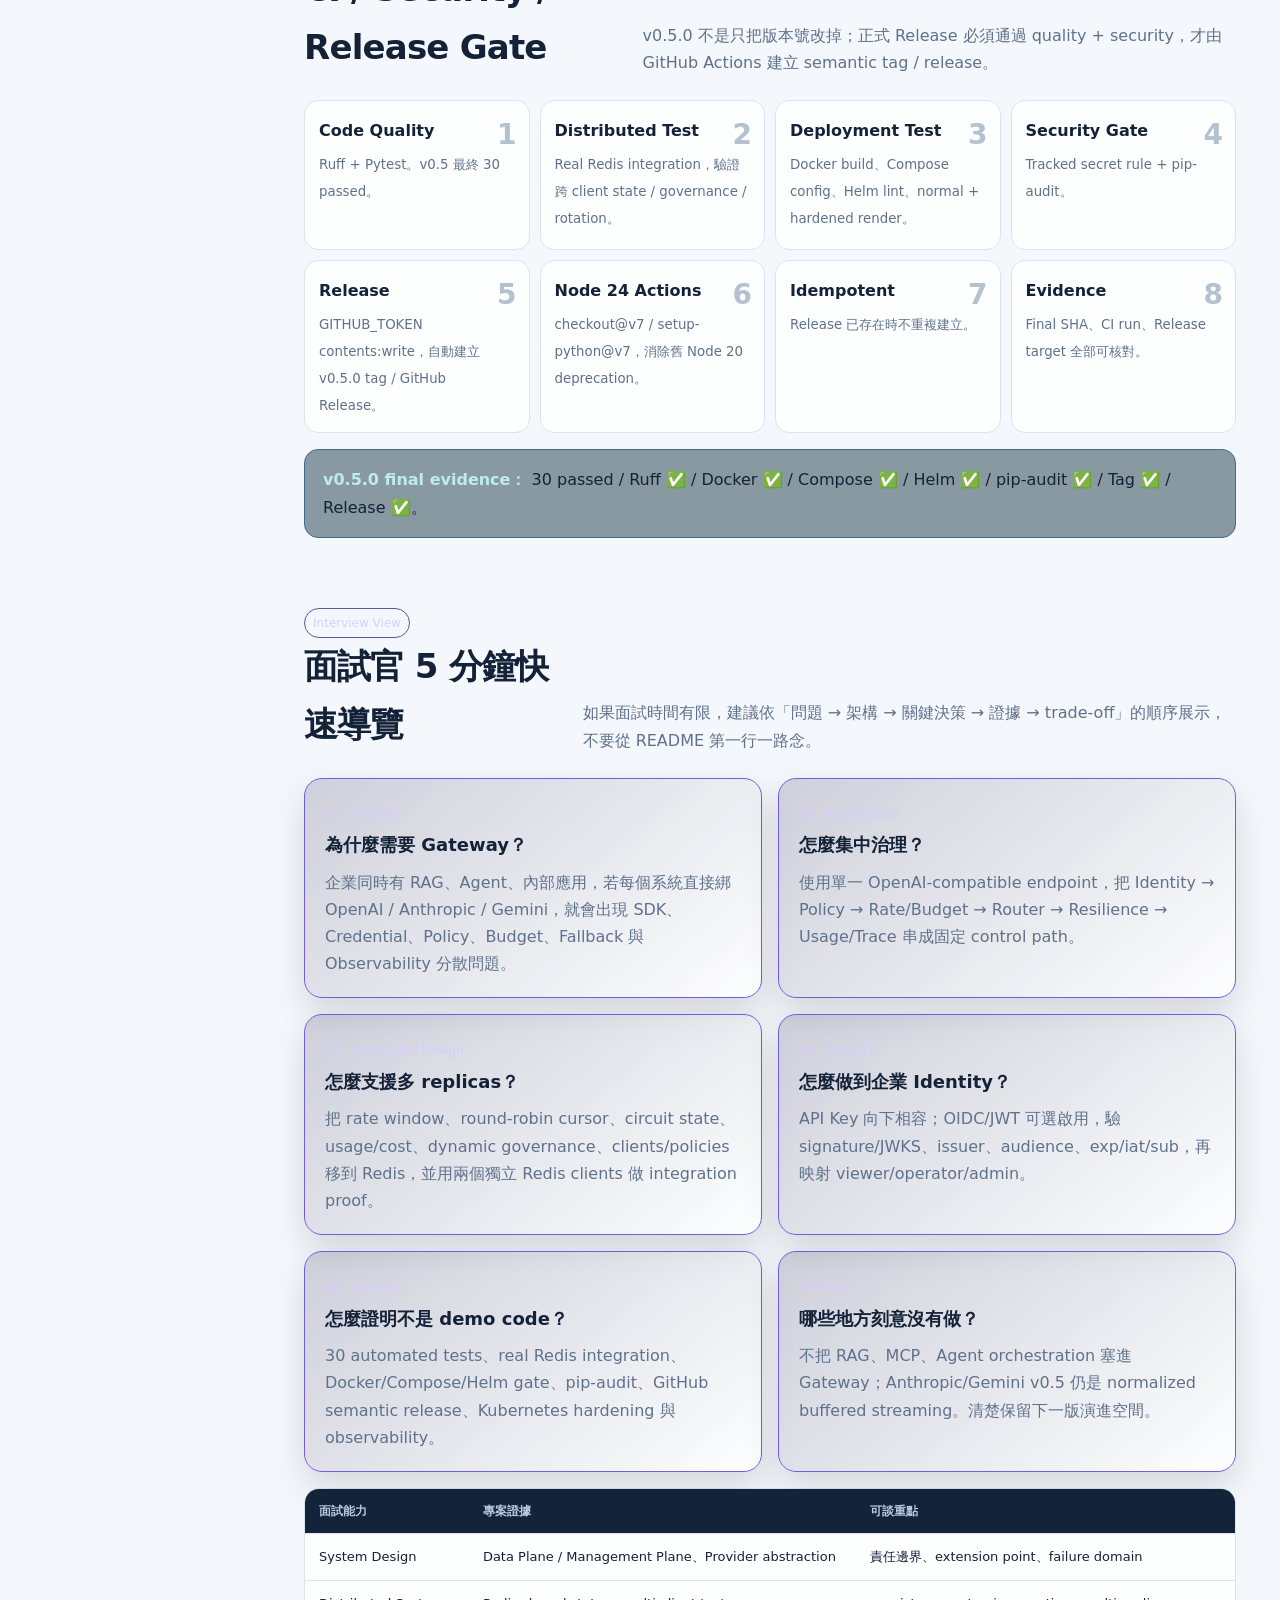
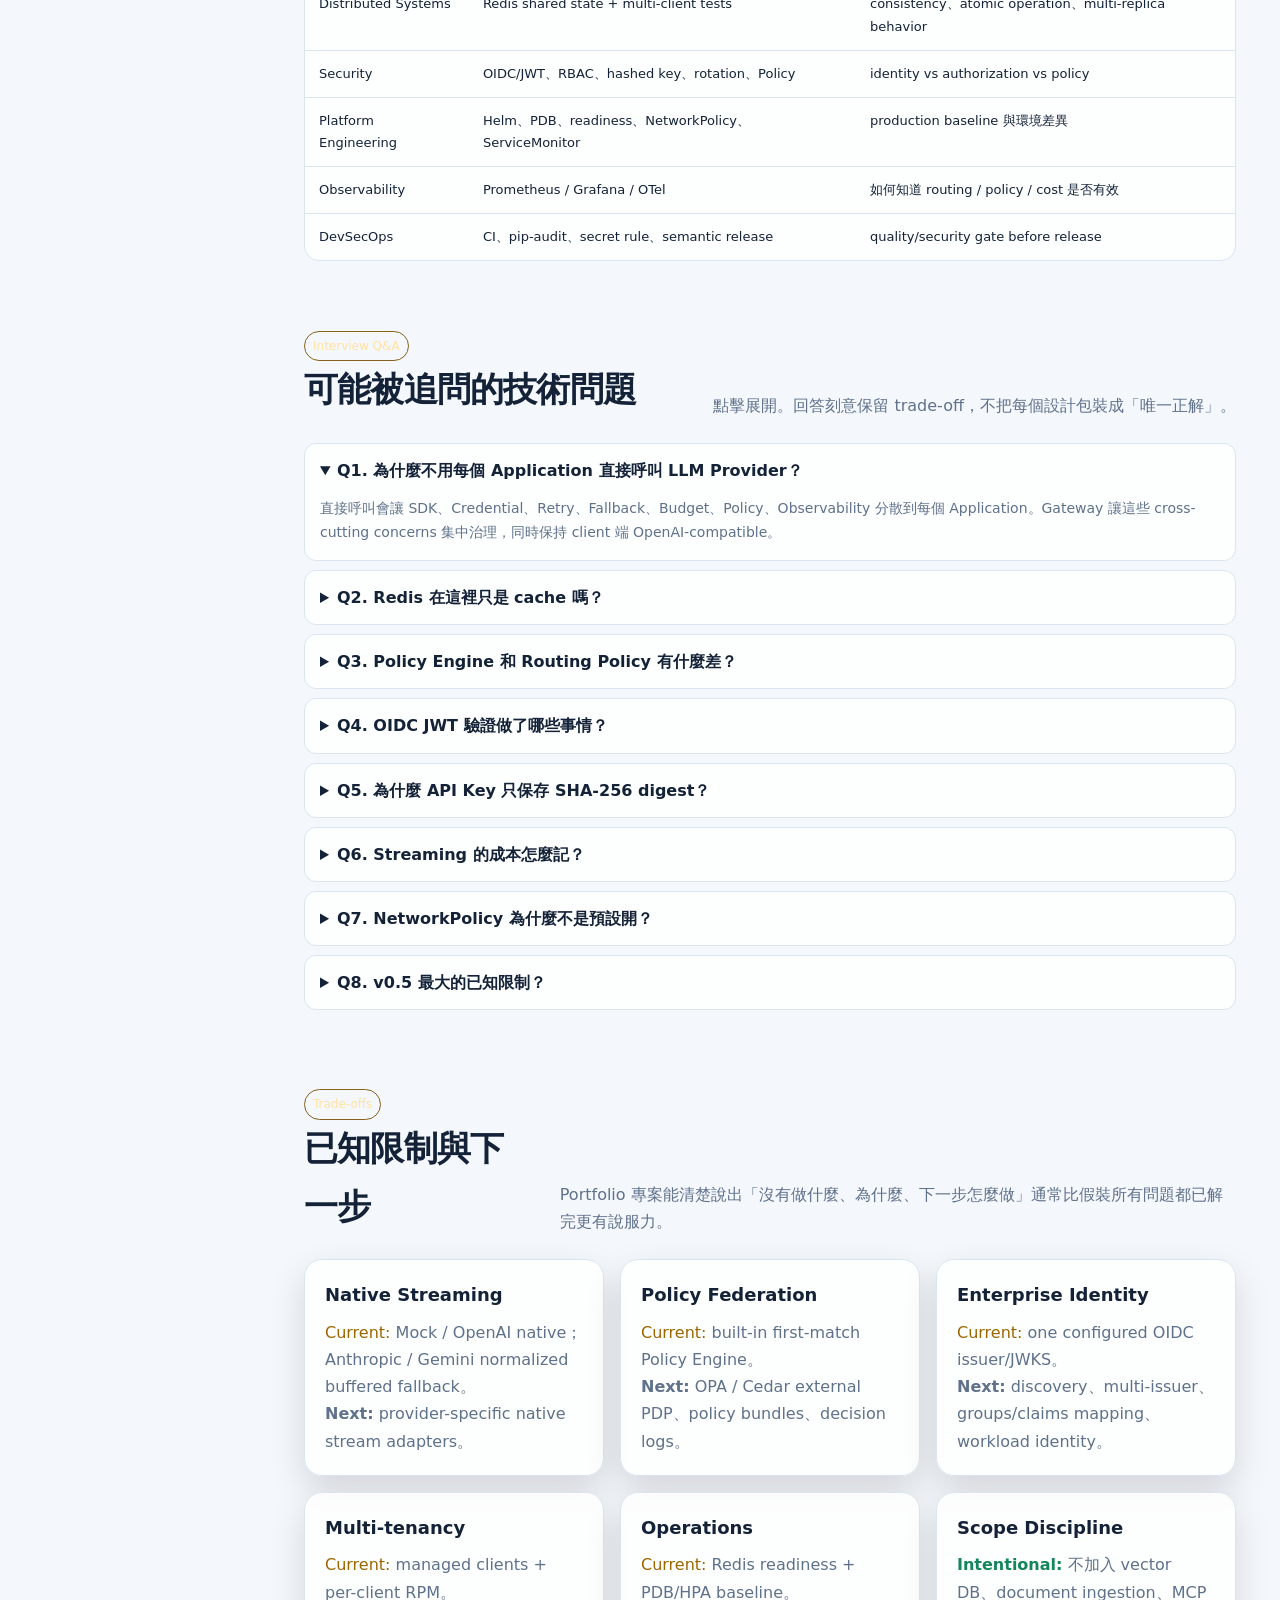
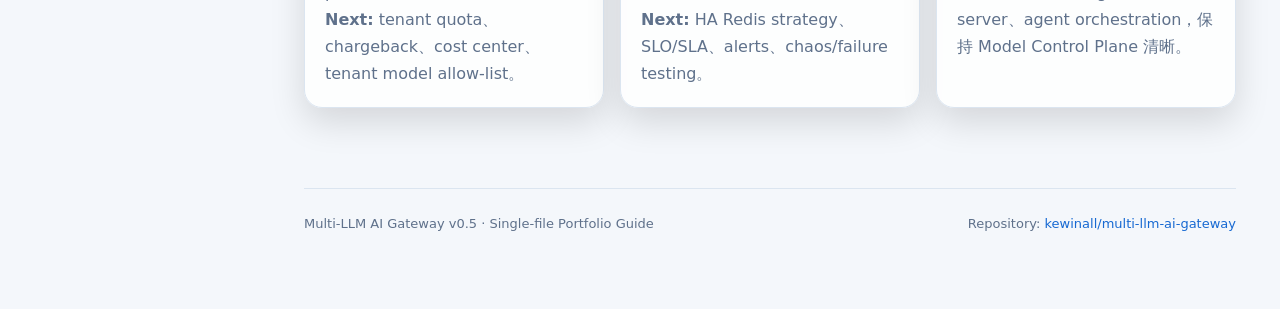
<file: docs/multi-llm-ai-gateway-guide.html>
<!doctype html>
<html lang="zh-Hant">
<head>
<meta charset="utf-8">
<meta name="viewport" content="width=device-width,initial-scale=1">
<meta name="description" content="Multi-LLM AI Gateway v0.5 — Enterprise Model Control Plane 單一 HTML 專案說明、使用指南與面試展示文件">
<title>Multi-LLM AI Gateway v0.5｜Enterprise Model Control Plane</title>
<style>
:root{
  --bg:#07111f;--bg2:#0b1728;--panel:#0e1c31cc;--panel2:#12243d;
  --text:#eaf2ff;--muted:#9eb0c9;--line:#243a58;--blue:#68a7ff;--cyan:#51d8d2;
  --green:#6ee7a8;--amber:#f7c66a;--red:#ff8e9d;--violet:#b6a0ff;--shadow:0 18px 55px #0006;
  --radius:18px;--code:#08101c;--navw:260px;
}
html[data-theme="light"]{
  --bg:#f4f7fb;--bg2:#ffffff;--panel:#ffffffdd;--panel2:#f7faff;--text:#142238;--muted:#5f718b;
  --line:#dbe5f0;--blue:#1769d2;--cyan:#087f86;--green:#148659;--amber:#9b6500;--red:#bd3851;--violet:#6e4fd7;
  --shadow:0 18px 55px #2c47721a;--code:#101b2a;
}
*{box-sizing:border-box}html{scroll-behavior:smooth}body{margin:0;background:
radial-gradient(1100px 700px at 85% -10%,#17345f66,transparent 58%),
radial-gradient(900px 650px at 5% 0%,#0f526055,transparent 55%),var(--bg);color:var(--text);
font-family:Inter,"Noto Sans TC","Microsoft JhengHei",system-ui,-apple-system,BlinkMacSystemFont,"Segoe UI",sans-serif;line-height:1.7}
a{color:var(--blue);text-decoration:none}a:hover{text-decoration:underline}code,kbd,pre{font-family:"SFMono-Regular",Consolas,"Liberation Mono",monospace}
#progress{position:fixed;left:0;top:0;height:3px;background:linear-gradient(90deg,var(--cyan),var(--blue),var(--violet));width:0;z-index:99}
.shell{display:grid;grid-template-columns:var(--navw) minmax(0,1fr);min-height:100vh}
.side{position:fixed;left:0;top:0;bottom:0;width:var(--navw);padding:26px 18px 22px;background:#07101ee8;border-right:1px solid var(--line);backdrop-filter:blur(16px);z-index:30;overflow:auto}
html[data-theme="light"] .side{background:#f8fbffe8}.brand{padding:0 8px 18px;border-bottom:1px solid var(--line);margin-bottom:14px}.brand b{display:block;font-size:16px;letter-spacing:.2px}.brand small{color:var(--muted)}
.nav a{display:block;padding:9px 10px;margin:2px 0;border-radius:9px;color:var(--muted);font-size:13px;border:1px solid transparent}.nav a:hover,.nav a.active{color:var(--text);text-decoration:none;background:var(--panel2);border-color:var(--line)}
.side-actions{display:grid;grid-template-columns:1fr 1fr;gap:7px;margin-top:16px}.btn{display:inline-flex;align-items:center;justify-content:center;gap:7px;border:1px solid var(--line);background:var(--panel2);color:var(--text);padding:9px 12px;border-radius:10px;cursor:pointer;font:inherit;font-size:13px}.btn:hover{border-color:var(--blue);text-decoration:none}.btn.primary{background:linear-gradient(135deg,#185fbc,#247ddb);border-color:#4a93e9;color:white}.btn.ghost{background:transparent}
.main{grid-column:2;padding:0 44px 64px;max-width:1480px;width:100%;margin:0 auto}.hero{min-height:720px;display:grid;align-items:center;padding:68px 0 44px;position:relative}.eyebrow{display:inline-flex;gap:9px;align-items:center;border:1px solid #4c78a866;background:#18345555;border-radius:999px;padding:6px 12px;color:#b8d8ff;font-size:13px}.pulse{width:8px;height:8px;border-radius:50%;background:var(--green);box-shadow:0 0 0 0 #6ee7a888;animation:pulse 2.1s infinite}@keyframes pulse{70%{box-shadow:0 0 0 9px #6ee7a800}}
h1{font-size:clamp(42px,6vw,78px);line-height:1.03;letter-spacing:-2.5px;margin:18px 0 16px;max-width:1100px}.gradient{background:linear-gradient(100deg,#72d7ff,#78aaff,#c1a4ff);-webkit-background-clip:text;background-clip:text;color:transparent}.lead{font-size:20px;color:var(--muted);max-width:920px;margin:0 0 26px}.hero-actions{display:flex;gap:10px;flex-wrap:wrap}.hero-grid{display:grid;grid-template-columns:1.25fr .75fr;gap:28px;align-items:end}.hero-card{background:linear-gradient(145deg,#12253fb8,#0c1728cc);border:1px solid #305177;border-radius:24px;padding:22px;box-shadow:var(--shadow);position:relative;overflow:hidden}.hero-card:after{content:"";position:absolute;width:260px;height:260px;border-radius:50%;background:#3e79bd22;right:-130px;top:-120px}.mini-flow{display:grid;gap:10px}.mini-node{border:1px solid var(--line);background:#071220aa;border-radius:12px;padding:10px 12px;display:flex;align-items:center;justify-content:space-between;font-size:13px}.mini-node span:last-child{color:var(--muted)}
.kpis{display:grid;grid-template-columns:repeat(6,1fr);gap:12px;margin-top:26px}.kpi{background:var(--panel);border:1px solid var(--line);border-radius:14px;padding:14px 14px;box-shadow:0 10px 30px #0002}.kpi b{display:block;font-size:23px}.kpi span{font-size:12px;color:var(--muted)}
section{padding:60px 0 10px;scroll-margin-top:12px}.section-head{display:flex;justify-content:space-between;gap:24px;align-items:end;margin-bottom:24px}.section-head h2{font-size:34px;letter-spacing:-.8px;margin:0}.section-head p{margin:0;color:var(--muted);max-width:700px}.tag{display:inline-block;font-size:12px;padding:4px 8px;border:1px solid var(--line);border-radius:999px;color:var(--muted);margin-right:5px}.tag.blue{color:#b8d8ff;border-color:#3b6fa8}.tag.green{color:#b5f4d3;border-color:#327957}.tag.amber{color:#ffe2a0;border-color:#86621b}.tag.violet{color:#d9ceff;border-color:#63549a}
.grid2{display:grid;grid-template-columns:repeat(2,minmax(0,1fr));gap:16px}.grid3{display:grid;grid-template-columns:repeat(3,minmax(0,1fr));gap:16px}.grid4{display:grid;grid-template-columns:repeat(4,minmax(0,1fr));gap:14px}.card{background:var(--panel);border:1px solid var(--line);border-radius:var(--radius);padding:20px;box-shadow:0 14px 35px #0002}.card h3{margin:0 0 8px;font-size:18px}.card p{margin:0;color:var(--muted)}.feature{position:relative;overflow:hidden}.feature:before{content:"";position:absolute;left:0;top:0;bottom:0;width:3px;background:var(--blue)}.feature.green:before{background:var(--green)}.feature.amber:before{background:var(--amber)}.feature.violet:before{background:var(--violet)}
.interview{border-color:#745ce0;background:linear-gradient(140deg,#211d472e,var(--panel))}.interview-badge{display:inline-flex;align-items:center;gap:6px;color:#d8cbff;font-size:12px;margin-bottom:6px}.interview-only{display:block}body:not(.interview-mode) .interview-only{display:none}
.callout{border:1px solid #416b8d;background:#0e2d3b77;border-radius:14px;padding:16px 18px}.callout strong{color:#bcecf0}.note{border-left:3px solid var(--amber);padding:10px 14px;background:#7b5b1422;color:var(--muted);border-radius:0 10px 10px 0}
.diagram{background:linear-gradient(180deg,#091625,#09111d);border:1px solid var(--line);border-radius:22px;padding:14px;overflow:hidden}.diagram svg{width:100%;height:auto;display:block}.diagram .box{fill:#10243b;stroke:#365a7c;stroke-width:1.4}.diagram .box2{fill:#132947;stroke:#4a78a7;stroke-width:1.4}.diagram .box3{fill:#173834;stroke:#3d8069;stroke-width:1.4}.diagram .box4{fill:#2b203f;stroke:#725fa3;stroke-width:1.4}.diagram text{fill:#eaf2ff;font-family:Inter,system-ui,sans-serif;font-size:13px}.diagram .mutet{fill:#9eb0c9;font-size:11px}.diagram .arrow{stroke:#7ab6ff;stroke-width:2;fill:none;marker-end:url(#arrow)}.diagram .dash{stroke:#4d718f;stroke-dasharray:6 5;fill:none}.diagram .glow{filter:drop-shadow(0 0 8px #2f82d655)}
.steps{display:grid;grid-template-columns:repeat(5,1fr);gap:10px;counter-reset:step}.step{position:relative;background:var(--panel);border:1px solid var(--line);border-radius:14px;padding:16px 14px 14px;min-height:150px}.step:before{counter-increment:step;content:counter(step);position:absolute;right:12px;top:10px;font-size:28px;font-weight:800;color:#44678e66}.step b{display:block;margin-bottom:5px}.step small{color:var(--muted)}
.table-wrap{overflow:auto;border:1px solid var(--line);border-radius:15px;background:var(--panel)}table{width:100%;border-collapse:collapse;min-width:720px}th,td{text-align:left;padding:12px 14px;border-bottom:1px solid var(--line);vertical-align:top}th{font-size:12px;color:#b9c9dc;background:#12233a;position:sticky;top:0}td{font-size:13px}tr:last-child td{border-bottom:0}.yes{color:var(--green);font-weight:700}.no{color:var(--red)}.partial{color:var(--amber)}
.tabs{display:flex;gap:6px;flex-wrap:wrap;margin-bottom:12px}.tab{border:1px solid var(--line);background:transparent;color:var(--muted);padding:8px 12px;border-radius:9px;cursor:pointer}.tab.active{background:var(--panel2);color:var(--text);border-color:#4e779f}.tab-panel{display:none}.tab-panel.active{display:block}
.codebox{position:relative;background:var(--code);border:1px solid #23364d;border-radius:14px;overflow:hidden}.code-title{display:flex;justify-content:space-between;align-items:center;padding:8px 12px;border-bottom:1px solid #203147;color:#8fa5c0;font-size:12px}.codebox pre{margin:0;padding:15px 16px;overflow:auto;color:#d8e6f8;font-size:12px;line-height:1.65;white-space:pre}.copy{border:1px solid #344b68;background:#102239;color:#bdd1e8;border-radius:7px;padding:4px 8px;cursor:pointer;font-size:11px}.copy.copied{color:var(--green);border-color:#36765c}
.timeline{position:relative;margin-left:12px}.timeline:before{content:"";position:absolute;left:13px;top:8px;bottom:8px;width:2px;background:linear-gradient(var(--cyan),var(--blue),var(--violet))}.release{position:relative;padding:0 0 25px 45px}.release:before{content:"";position:absolute;left:5px;top:3px;width:16px;height:16px;border-radius:50%;background:var(--bg2);border:3px solid var(--blue)}.release h3{margin:0 0 5px}.release p{margin:0;color:var(--muted);font-size:14px}.release.current:before{border-color:var(--green);box-shadow:0 0 0 6px #54d6a320}
.skillmap{display:grid;gap:11px}.bar{display:grid;grid-template-columns:160px 1fr 66px;gap:12px;align-items:center}.track{height:9px;background:#14283f;border-radius:999px;overflow:hidden}.fill{height:100%;border-radius:999px;background:linear-gradient(90deg,var(--cyan),var(--blue));transform-origin:left;animation:grow 1.2s ease both}@keyframes grow{from{transform:scaleX(0)}}.bar small{color:var(--muted);text-align:right}
.qa details{border:1px solid var(--line);background:var(--panel);border-radius:12px;margin-bottom:9px;overflow:hidden}.qa summary{padding:13px 15px;cursor:pointer;font-weight:700}.qa details div{padding:0 15px 15px;color:var(--muted);font-size:14px}.qa code{color:#b9d7ff}
.reveal{opacity:0;transform:translateY(18px);transition:.6s ease}.reveal.show{opacity:1;transform:none}
.footer{margin-top:70px;border-top:1px solid var(--line);padding:24px 0 10px;color:var(--muted);font-size:13px;display:flex;justify-content:space-between;gap:20px;flex-wrap:wrap}
.mobile-top{display:none;position:fixed;left:0;right:0;top:0;height:54px;background:#07101ef2;border-bottom:1px solid var(--line);z-index:40;padding:8px 12px;align-items:center;justify-content:space-between}.mobile-top b{font-size:13px}.mobile-top .btn{padding:6px 9px}
@media(max-width:1120px){.kpis{grid-template-columns:repeat(3,1fr)}.grid4{grid-template-columns:repeat(2,1fr)}.steps{grid-template-columns:repeat(3,1fr)}.hero-grid{grid-template-columns:1fr}.hero{min-height:auto}.hero-card{max-width:700px}}
@media(max-width:880px){:root{--navw:0px}.side{display:none}.mobile-top{display:flex}.shell{display:block}.main{padding:64px 20px 50px}.hero{padding-top:42px}.grid2,.grid3{grid-template-columns:1fr}.steps{grid-template-columns:1fr 1fr}.section-head{display:block}.section-head p{margin-top:8px}.bar{grid-template-columns:125px 1fr 56px}}
@media(max-width:560px){h1{font-size:43px}.kpis,.grid4,.steps{grid-template-columns:1fr 1fr}.lead{font-size:17px}.main{padding-left:14px;padding-right:14px}.card{padding:16px}.kpi b{font-size:20px}.hero-actions .btn{width:100%}.bar{grid-template-columns:1fr}.bar small{text-align:left}.footer{display:block}}
@media print{.side,.mobile-top,#progress,.hero-actions,.copy,.interview-toggle,.theme-toggle{display:none!important}.shell{display:block}.main{padding:0;max-width:none}.hero{min-height:auto;padding:30px 0}.reveal{opacity:1!important;transform:none!important}body{background:white;color:#111}.card,.table-wrap,.diagram,.codebox{break-inside:avoid;box-shadow:none}.interview-only{display:block!important}}
</style>
<link rel="stylesheet" href="./assets/portfolio-guide.css?v=1.0">
</head>
<body>
<div id="progress"></div>
<div class="mobile-top"><b>Multi-LLM AI Gateway v0.5</b><div><button class="btn" onclick="toggleInterview()">面試模式</button><button class="btn" onclick="toggleTheme()">主題</button></div></div>
<div class="shell">
<aside class="side">
  <div class="brand"><b>Multi-LLM AI Gateway</b><small>v0.5 · Model Control Plane</small></div>
  <nav class="nav" id="nav">
    <a href="#overview">專案總覽</a><a href="#positioning">作品集定位</a><a href="#architecture">架構設計</a><a href="#request-flow">Request Lifecycle</a>
    <a href="#features">功能矩陣</a><a href="#versions">版本演進</a><a href="#quickstart">快速開始</a><a href="#api">API 使用</a>
    <a href="#identity">Identity / RBAC</a><a href="#policy">Policy Engine</a><a href="#admin">Admin Console</a><a href="#observability">Observability</a>
    <a href="#kubernetes">Kubernetes / Helm</a><a href="#cicd">CI / Release</a><a href="#interview">面試官導覽</a><a href="#qa">面試問答</a><a href="#limits">限制與下一步</a>
  </nav>
  <div class="side-actions">
    <button class="btn interview-toggle" onclick="toggleInterview()">面試模式</button>
    <button class="btn theme-toggle" onclick="toggleTheme()">深淺主題</button>
    <button class="btn" onclick="window.print()">列印 / PDF</button>
    <a class="btn" href="https://github.com/kewinall/multi-llm-ai-gateway" target="_blank" rel="noreferrer">GitHub</a>
  </div>
</aside>
<main class="main">
  <section class="hero" id="overview">
    <div class="hero-grid">
      <div>
        <span class="eyebrow"><i class="pulse"></i> v0.5.0 · Enterprise AI Platform Portfolio</span>
        <h1>Multi-LLM AI Gateway<br><span class="gradient">Enterprise Model Control Plane</span></h1>
        <p class="lead">以單一 OpenAI-compatible API 將 Application / RAG / Agent 與模型供應商解耦，集中治理 Routing、Fallback、Streaming、Identity、Policy、Budget / Cost、Distributed State 與 Observability。</p>
        <div class="hero-actions">
          <a class="btn primary" href="#quickstart">開始使用</a>
          <a class="btn" href="#architecture">看架構圖</a>
          <a class="btn" href="#interview">面試官快速導覽</a>
          <a class="btn ghost" href="https://github.com/kewinall/multi-llm-ai-gateway/releases/tag/v0.5.0" target="_blank" rel="noreferrer">Release v0.5.0 ↗</a>
        </div>
        <div class="kpis">
          <div class="kpi"><b>v0.5.0</b><span>正式 Release</span></div>
          <div class="kpi"><b>4</b><span>LLM Providers</span></div>
          <div class="kpi"><b>30</b><span>Automated Tests</span></div>
          <div class="kpi"><b>3</b><span>RBAC Roles</span></div>
          <div class="kpi"><b>4</b><span>Routing Policies</span></div>
          <div class="kpi"><b>2</b><span>Default Replicas</span></div>
        </div>
      </div>
      <div class="hero-card">
        <div style="display:flex;justify-content:space-between;align-items:center;margin-bottom:14px"><b>Request Control Path</b><span class="tag green">Production-oriented</span></div>
        <div class="mini-flow">
          <div class="mini-node"><b>01 · Identity</b><span>API Key / OIDC JWT</span></div>
          <div class="mini-node"><b>02 · RBAC + Policy</b><span>viewer / operator / admin</span></div>
          <div class="mini-node"><b>03 · Rate + Budget</b><span>RPM / Daily / Monthly</span></div>
          <div class="mini-node"><b>04 · Model Routing</b><span>priority / RR / random / cost</span></div>
          <div class="mini-node"><b>05 · Resilience</b><span>retry / fallback / circuit</span></div>
          <div class="mini-node"><b>06 · Response</b><span>Buffered / SSE Streaming</span></div>
          <div class="mini-node"><b>07 · Evidence</b><span>Usage / Cost / Metrics / Trace / Audit</span></div>
        </div>
      </div>
    </div>
  </section>

  <section id="engineering-decisions">
  <div class="section-head">
    <div><span class="tag">P1 · Engineering Judgment</span><h2>Engineering Decisions & Production Evidence</h2></div>
    <p>Gateway 的價值不是「幫你 call 多家 LLM」，而是把 provider dependency、policy、cost、identity、resilience 與 observability 集中成一個可治理 control plane。</p>
  </div>
  <div style="display:grid;grid-template-columns:repeat(auto-fit,minmax(240px,1fr));gap:14px">
    <div class="card"><h3>Problem</h3><p>如果每個 Application / RAG / Agent 自己整合 provider，routing、fallback、budget、policy、audit 與 metrics 會重複且難以集中治理。</p></div>
    <div class="card"><h3>Key Decision</h3><p>OpenAI-compatible contract + centralized router + policy/budget gate + Redis shared state，將 model selection 從 application 移到 control plane。</p></div>
    <div class="card"><h3>Critical-path Awareness</h3><p>Gateway 自己也會成為 critical path，所以需要 replicas、readiness、PDB、distributed state 與 observability，而不是只做 API proxy。</p></div>
  </div>
  <div class="table-wrap" style="margin-top:16px"><table>
    <thead><tr><th>Decision</th><th>Benefit</th><th>Trade-off</th></tr></thead>
    <tbody>
      <tr><td>Centralized Model Control Plane</td><td>Routing、resilience、policy、cost 一致治理</td><td>Gateway 變成新的 critical path</td></tr>
      <tr><td>OpenAI-compatible abstraction</td><td>降低上游 application/provider coupling</td><td>部分 provider-native capability 需 normalization 或無法 1:1 暴露</td></tr>
      <tr><td>Redis shared state</td><td>Multi-replica 共用 rate、budget、circuit、routing state</td><td>Redis 成為 distributed control dependency</td></tr>
    </tbody>
  </table></div>
  <div class="table-wrap" style="margin-top:16px"><table>
    <thead><tr><th>Failure Scenario</th><th>Engineering Response</th><th>Evidence</th></tr></thead>
    <tbody>
      <tr><td>Provider timeout / 429 / outage</td><td>Retry / fallback / circuit breaker 降低單一 provider failure blast radius</td><td><a href="https://github.com/kewinall/multi-llm-ai-gateway/blob/main/tests/test_router.py">test_router.py</a></td></tr>
      <tr><td>Redis unavailable</td><td>Cross-replica governance guarantee 不再可信，視為 distributed control dependency incident</td><td><a href="https://github.com/kewinall/multi-llm-ai-gateway/blob/main/tests/test_redis_state.py">test_redis_state.py</a></td></tr>
      <tr><td>Budget / policy rejection</td><td>在 provider call 前拒絕，避免先產生成本再治理</td><td><a href="https://github.com/kewinall/multi-llm-ai-gateway/blob/main/tests/test_governance.py">test_governance.py</a></td></tr>
      <tr><td>Invalid OIDC JWT</td><td>Identity gate fail closed，不降級成 anonymous privileged access</td><td><a href="https://github.com/kewinall/multi-llm-ai-gateway/blob/main/tests/test_identity.py">test_identity.py</a></td></tr>
    </tbody>
  </table></div>
  <div class="callout" style="margin-top:16px"><strong>Interview signal：</strong>Model Gateway 不是 vendor proxy，而是 AI runtime 的 policy、resilience、cost 與 identity control plane；同時必須承認它自己就是新的 production dependency。</div>
</section>

<section id="positioning" class="reveal">
    <div class="section-head"><div><span class="tag violet">Portfolio Boundary</span><h2>作品集中的責任邊界</h2></div><p>這個 Repository 的主角不是 RAG、不是 Agent、也不是 MCP，而是「模型控制平面」。這個邊界讓面試官能一眼看出系統分層與架構意識。</p></div>
    <div class="grid4">
      <div class="card feature"><h3>Multi-LLM AI Gateway</h3><p><b>Model Control Plane</b><br>Routing、Fallback、Streaming、Policy、Identity、Budget / Cost、Observability。</p></div>
      <div class="card feature green"><h3>Enterprise RAG Platform</h3><p><b>Knowledge AI Platform</b><br>Ingestion、Retrieval、Grounding、Citation、Evaluation。</p></div>
      <div class="card feature amber"><h3>Agentic DataOps Copilot</h3><p><b>AI Reasoning / Operations</b><br>Incident reasoning、DataOps actions、governed operations。</p></div>
      <div class="card feature violet"><h3>Data Platform MCP Server</h3><p><b>Tool / Integration Platform</b><br>MCP tools、data platform integration、standardized interfaces。</p></div>
    </div>
    <div class="callout" style="margin-top:16px"><strong>一句話定位：</strong> 多個 RAG / Agent / Application 只需要對接一個 OpenAI-compatible endpoint，由 Gateway 統一決定「誰可以用、用哪個模型、失敗怎麼切、花多少錢、如何觀測」。</div>
  </section>

  <section id="architecture" class="reveal">
    <div class="section-head"><div><span class="tag blue">Architecture</span><h2>企業級控制平面架構</h2></div><p>Data Plane 負責每次模型請求；Management Plane 提供動態治理。Redis 讓多個 Gateway replicas 共享 rate limit、circuit、usage 與 governance state。</p></div>
    <div class="diagram">
      <svg viewBox="0 0 1180 660" role="img" aria-label="Multi-LLM AI Gateway architecture">
        <defs><marker id="arrow" markerWidth="8" markerHeight="8" refX="7" refY="3.5" orient="auto"><path d="M0,0 L8,3.5 L0,7 z" fill="#7ab6ff"/></marker></defs>
        <text x="60" y="42" style="font-size:18px;font-weight:700">Consumers</text>
        <rect class="box" x="45" y="64" rx="14" width="225" height="64"/><text x="74" y="91">Application / RAG / Agent</text><text class="mutet" x="74" y="111">OpenAI-compatible client</text>
        <path class="arrow" d="M270 96 H365"/>
        <text x="390" y="42" style="font-size:18px;font-weight:700">Gateway Data Plane</text>
        <rect class="box2 glow" x="365" y="64" rx="14" width="265" height="64"/><text x="390" y="89">Authentication & Principal</text><text class="mutet" x="390" y="109">API Key / OIDC JWT / RBAC</text>
        <rect class="box2" x="365" y="155" rx="14" width="265" height="64"/><text x="390" y="180">Policy Engine</text><text class="mutet" x="390" y="200">role / client / model / stream / max_tokens</text>
        <rect class="box2" x="365" y="246" rx="14" width="265" height="64"/><text x="390" y="271">Rate Limit + Budget</text><text class="mutet" x="390" y="291">RPM / daily / monthly</text>
        <rect class="box2 glow" x="365" y="337" rx="14" width="265" height="74"/><text x="390" y="362">Model Policy Router</text><text class="mutet" x="390" y="382">priority / round-robin / random / cost</text><text class="mutet" x="390" y="397">retry / fallback / circuit breaker</text>
        <path class="arrow" d="M498 128 V155"/><path class="arrow" d="M498 219 V246"/><path class="arrow" d="M498 310 V337"/>
        <text x="745" y="42" style="font-size:18px;font-weight:700">LLM Providers</text>
        <rect class="box3" x="735" y="69" rx="14" width="170" height="58"/><text x="781" y="102">OpenAI</text>
        <rect class="box3" x="735" y="145" rx="14" width="170" height="58"/><text x="773" y="178">Anthropic</text>
        <rect class="box3" x="735" y="221" rx="14" width="170" height="58"/><text x="766" y="254">Google Gemini</text>
        <rect class="box3" x="735" y="297" rx="14" width="170" height="58"/><text x="788" y="330">Mock</text>
        <path class="arrow" d="M630 374 C685 374 682 98 735 98"/><path class="arrow" d="M630 374 C690 374 684 174 735 174"/><path class="arrow" d="M630 374 C690 374 690 250 735 250"/><path class="arrow" d="M630 374 H735"/>
        <rect class="box2" x="365" y="447" rx="14" width="265" height="72"/><text x="390" y="473">Buffered / SSE Response</text><text class="mutet" x="390" y="493">usage + cost finalization</text><path class="arrow" d="M498 411 V447"/>
        <text x="45" y="456" style="font-size:18px;font-weight:700">Management Plane</text>
        <rect class="box4" x="45" y="477" rx="14" width="225" height="92"/><text x="72" y="505">Admin Console / API</text><text class="mutet" x="72" y="527">aliases · pools · pricing · policy</text><text class="mutet" x="72" y="546">clients · key rotation · audit</text>
        <path class="dash" d="M270 523 H365"/>
        <text x="735" y="436" style="font-size:18px;font-weight:700">Distributed State & Evidence</text>
        <rect class="box" x="735" y="459" rx="14" width="170" height="62"/><text x="794" y="487">Redis</text><text class="mutet" x="762" y="505">state + governance</text>
        <rect class="box" x="930" y="459" rx="14" width="190" height="62"/><text x="968" y="487">Prometheus</text><text class="mutet" x="972" y="505">metrics / alerts</text>
        <rect class="box" x="735" y="545" rx="14" width="170" height="62"/><text x="784" y="574">Grafana</text><text class="mutet" x="770" y="592">dashboard / insight</text>
        <rect class="box" x="930" y="545" rx="14" width="190" height="62"/><text x="981" y="574">OTel</text><text class="mutet" x="967" y="592">traces / collector</text>
        <path class="arrow" d="M630 483 H735"/><path class="arrow" d="M905 490 H930"/><path class="arrow" d="M820 521 V545"/><path class="arrow" d="M1025 521 V545"/>
      </svg>
    </div>
    <div class="interview-only card interview" style="margin-top:16px"><span class="interview-badge">◆ 面試官模式</span><h3>架構決策亮點</h3><p>把「Provider Adapter」「Policy」「Runtime State」「Governance Store」拆成明確責任，可以分別演進。Redis 不只是 cache，而是用來解決 multi-replica 下的 sliding-window rate limit、round-robin cursor、circuit state、usage/budget 與 dynamic governance 一致性。</p></div>
  </section>

  <section id="request-flow" class="reveal">
    <div class="section-head"><div><span class="tag green">Control Flow</span><h2>一次模型請求如何被治理</h2></div><p>控制不是在 Provider 呼叫之後補做，而是在 request path 上逐層 gate，先拒絕不合規請求，再進入模型選擇與成本累積。</p></div>
    <div class="steps">
      <div class="step"><b>Authenticate</b><small>解析 X-API-Key 或 OIDC Bearer JWT，建立 Principal。</small></div>
      <div class="step"><b>Authorize</b><small>RBAC：viewer / operator / admin，Chat Completion 至少需要 operator。</small></div>
      <div class="step"><b>Policy</b><small>依 priority 對 role、client、model glob、stream、max_tokens 做 allow/deny。</small></div>
      <div class="step"><b>Rate Limit</b><small>Global RPM 或 per-client RPM override，Redis 模式跨 replicas 共用。</small></div>
      <div class="step"><b>Budget</b><small>Daily / Monthly cost budget gate。</small></div>
      <div class="step"><b>Route</b><small>alias / pool → priority、round-robin、random 或 cost-aware。</small></div>
      <div class="step"><b>Resilience</b><small>Retry、Fallback、Circuit Breaker 避免單一 Provider 失敗擴散。</small></div>
      <div class="step"><b>Respond</b><small>Buffered JSON 或 OpenAI-compatible SSE streaming。</small></div>
      <div class="step"><b>Record</b><small>Usage、Token、Cost、Prometheus Metrics、OTel Trace、Audit。</small></div>
      <div class="step"><b>Observe</b><small>Grafana / Prometheus / OTel 提供可視化與後續告警基礎。</small></div>
    </div>
  </section>

  <section id="features" class="reveal">
    <div class="section-head"><div><span class="tag blue">Capability Matrix</span><h2>功能矩陣</h2></div><p>以企業 Gateway 需要的「介面一致性、治理、韌性、身份、安全、可觀測與部署」來整理，而不是只列 framework。</p></div>
    <div class="table-wrap"><table><thead><tr><th>Domain</th><th>Capability</th><th>v0.5 Implementation</th><th>Evidence</th></tr></thead><tbody>
      <tr><td>API</td><td>Unified interface</td><td class="yes">OpenAI-compatible /v1/chat/completions</td><td>Buffered + SSE</td></tr>
      <tr><td>Provider</td><td>Abstraction</td><td class="yes">OpenAI / Anthropic / Gemini / Mock</td><td>BaseProvider adapter contract</td></tr>
      <tr><td>Routing</td><td>Policy routing</td><td class="yes">priority / round_robin / random / cost</td><td>Aliases + model pools + pricing</td></tr>
      <tr><td>Resilience</td><td>Failure isolation</td><td class="yes">retry / fallback / circuit breaker</td><td>Distributed circuit state</td></tr>
      <tr><td>Identity</td><td>Enterprise auth</td><td class="yes">API Key + OIDC/JWT/JWKS</td><td>Issuer / audience / exp / iat / sub validation</td></tr>
      <tr><td>Authorization</td><td>RBAC</td><td class="yes">viewer / operator / admin</td><td>FastAPI dependencies</td></tr>
      <tr><td>Policy</td><td>Request policy</td><td class="yes">role / client / model / stream / max_tokens</td><td>Runtime CRUD + Redis</td></tr>
      <tr><td>Cost</td><td>Governance</td><td class="yes">pricing / usage / daily & monthly budgets</td><td>Prometheus + usage store</td></tr>
      <tr><td>Streaming</td><td>SSE</td><td class="yes">Mock & OpenAI native progressive</td><td>Anthropic/Gemini normalized fallback</td></tr>
      <tr><td>State</td><td>Multi-replica</td><td class="yes">Redis distributed backend</td><td>Cross-client integration tests</td></tr>
      <tr><td>Operations</td><td>Admin control plane</td><td class="yes">Built-in /admin</td><td>policy / clients / rotation / audit</td></tr>
      <tr><td>Observability</td><td>Metrics / traces</td><td class="yes">Prometheus / Grafana / OpenTelemetry</td><td>/metrics + provisioned dashboard</td></tr>
      <tr><td>Kubernetes</td><td>Production deployment</td><td class="yes">Helm / PDB / probes / HPA optional</td><td>Helm lint + template in CI</td></tr>
      <tr><td>Security</td><td>Pod hardening</td><td class="yes">non-root / seccomp / drop ALL / RO FS</td><td>NetworkPolicy optional</td></tr>
    </tbody></table></div>
  </section>

  <section id="versions" class="reveal">
    <div class="section-head"><div><span class="tag violet">Evolution</span><h2>從 API Proxy 演進成 Control Plane</h2></div><p>版本不是「堆功能」，而是沿著企業化路徑逐層解決接口、治理、分散式、管理面與企業身份問題。</p></div>
    <div class="timeline">
      <div class="release"><h3>v0.1 · Unified Multi-Provider Gateway</h3><p>Chat Completion、Provider adapters、Alias、Fallback、API Key、Docker、CI。</p></div>
      <div class="release"><h3>v0.2 · Intelligent Routing & Governance</h3><p>Routing policies、Model pools、Pricing、Retry、Circuit、Budget、Rate limit。</p></div>
      <div class="release"><h3>v0.3 · Distributed & Observable</h3><p>Redis shared state、Prometheus、OpenTelemetry、Grafana、automatic release。</p></div>
      <div class="release"><h3>v0.4 · Management Plane</h3><p>Admin Console、Dynamic Governance、Managed Clients、RBAC、Audit、Helm。</p></div>
      <div class="release current"><h3>v0.5 · Enterprise Identity / Policy / Streaming</h3><p>OIDC/JWT、Request Policy Engine、API Key Rotation、SSE、NetworkPolicy、ServiceMonitor、hardening。</p></div>
    </div>
  </section>

  <section id="quickstart" class="reveal">
    <div class="section-head"><div><span class="tag green">Hands-on</span><h2>快速開始</h2></div><p>同一個專案支援 local development、完整 Docker Compose demo、以及 Helm/Kubernetes 企業部署三種路徑。</p></div>
    <div class="tabs" data-tabs="start"><button class="tab active" data-tab="local">Local</button><button class="tab" data-tab="compose">Docker Compose</button><button class="tab" data-tab="helm">Helm / Kubernetes</button></div>
    <div class="tab-panel active" data-panel="local">
      <div class="codebox"><div class="code-title"><span>Local development</span><button class="copy">Copy</button></div><pre>cp .env.example .env
python -m venv .venv
source .venv/bin/activate
pip install -e ".[dev]"
uvicorn app.main:app --reload</pre></div>
      <div class="grid3" style="margin-top:14px"><div class="card"><h3>Swagger UI</h3><p><code>http://localhost:8000/docs</code></p></div><div class="card"><h3>Admin Console</h3><p><code>http://localhost:8000/admin</code></p></div><div class="card"><h3>Metrics</h3><p><code>http://localhost:8000/metrics</code></p></div></div>
    </div>
    <div class="tab-panel" data-panel="compose"><div class="codebox"><div class="code-title"><span>Reference observability stack</span><button class="copy">Copy</button></div><pre>cp .env.example .env
docker compose up --build</pre></div><p class="note" style="margin-top:12px">Compose stack 會啟動 Gateway、Redis、Prometheus、Grafana 與 OpenTelemetry Collector，適合 demo / portfolio walkthrough。</p></div>
    <div class="tab-panel" data-panel="helm"><div class="codebox"><div class="code-title"><span>Helm validation & install</span><button class="copy">Copy</button></div><pre>helm lint deploy/helm/multi-llm-ai-gateway

helm upgrade --install ai-gateway \
  deploy/helm/multi-llm-ai-gateway \
  --set image.repository=&lt;registry&gt;/multi-llm-ai-gateway \
  --set image.tag=0.5.0</pre></div></div>
  </section>

  <section id="api" class="reveal">
    <div class="section-head"><div><span class="tag blue">API Examples</span><h2>常用呼叫方式</h2></div><p>對 Client 保持 OpenAI-compatible，治理資訊則透過 Gateway metadata、headers、Admin API 與 observability surfaces 提供。</p></div>
    <div class="grid2">
      <div class="codebox"><div class="code-title"><span>Buffered Chat Completion</span><button class="copy">Copy</button></div><pre>curl http://localhost:8000/v1/chat/completions \
  -H 'Content-Type: application/json' \
  -H 'X-API-Key: dev-gateway-key' \
  -d '{
    "model":"mock:demo",
    "messages":[{"role":"user","content":"Hello Gateway"}]
  }'</pre></div>
      <div class="codebox"><div class="code-title"><span>SSE Streaming</span><button class="copy">Copy</button></div><pre>curl -N http://localhost:8000/v1/chat/completions \
  -H 'Content-Type: application/json' \
  -H 'X-API-Key: dev-gateway-key' \
  -d '{
    "model":"mock:demo",
    "stream":true,
    "messages":[{"role":"user","content":"Hello stream"}]
  }'</pre></div>
      <div class="codebox"><div class="code-title"><span>OIDC Bearer</span><button class="copy">Copy</button></div><pre>curl http://localhost:8000/v1/models \
  -H "Authorization: Bearer $TOKEN"</pre></div>
      <div class="codebox"><div class="code-title"><span>Health / Readiness / Metrics</span><button class="copy">Copy</button></div><pre>curl http://localhost:8000/health
curl http://localhost:8000/ready
curl http://localhost:8000/metrics</pre></div>
    </div>
    <div class="table-wrap" style="margin-top:16px"><table><thead><tr><th>Endpoint</th><th>用途</th><th>Auth</th></tr></thead><tbody>
      <tr><td><code>POST /v1/chat/completions</code></td><td>Buffered / SSE LLM request</td><td>operator / admin</td></tr>
      <tr><td><code>GET /v1/providers</code></td><td>Provider + circuit status</td><td>authenticated</td></tr>
      <tr><td><code>GET /v1/models</code></td><td>Effective governance snapshot</td><td>authenticated</td></tr>
      <tr><td><code>GET /v1/usage</code></td><td>Usage / token / cost</td><td>authenticated</td></tr>
      <tr><td><code>GET /v1/budgets</code></td><td>Daily / monthly budget</td><td>authenticated</td></tr>
      <tr><td><code>GET /admin</code></td><td>Embedded management UI</td><td>UI shell</td></tr>
      <tr><td><code>/admin/api/*</code></td><td>Governance / clients / audit</td><td>admin</td></tr>
      <tr><td><code>GET /health</code></td><td>Liveness</td><td>none</td></tr>
      <tr><td><code>GET /ready</code></td><td>Backend readiness</td><td>none</td></tr>
      <tr><td><code>GET /metrics</code></td><td>Prometheus exposition</td><td>deployment controls</td></tr>
    </tbody></table></div>
  </section>

  <section id="identity" class="reveal">
    <div class="section-head"><div><span class="tag violet">Identity</span><h2>API Key 與 OIDC/JWT 共存</h2></div><p>v0.5 採漸進式企業導入：既有 API Key 不被破壞，需要企業 Identity 時才啟用 OIDC/JWT。</p></div>
    <div class="grid3">
      <div class="card feature"><h3>Bootstrap Keys</h3><p><code>GATEWAY_API_KEY</code> = operator<br><code>ADMIN_API_KEY</code> = admin<br>適合 local / bootstrap。</p></div>
      <div class="card feature green"><h3>Managed API Clients</h3><p>建立 <code>llmgw_*</code> key，plaintext 只回傳一次；Gateway 僅保留 SHA-256 digest。</p></div>
      <div class="card feature violet"><h3>OIDC Bearer JWT</h3><p>以 JWKS 驗證 signature，並檢查 issuer、audience、exp、iat、sub，再映射 RBAC role。</p></div>
    </div>
    <div class="codebox" style="margin-top:16px"><div class="code-title"><span>OIDC configuration</span><button class="copy">Copy</button></div><pre>OIDC_ISSUER=https://id.example.com/
OIDC_AUDIENCE=ai-gateway
OIDC_JWKS_URL=https://id.example.com/.well-known/jwks.json
OIDC_ROLE_CLAIM=roles
OIDC_NAME_CLAIM=preferred_username
OIDC_DEFAULT_ROLE=viewer
OIDC_ALGORITHMS_CSV=RS256</pre></div>
    <div class="table-wrap" style="margin-top:16px"><table><thead><tr><th>Role</th><th>Read APIs</th><th>Chat Completion</th><th>Admin APIs</th></tr></thead><tbody><tr><td>viewer</td><td class="yes">Yes</td><td class="no">No</td><td class="no">No</td></tr><tr><td>operator</td><td class="yes">Yes</td><td class="yes">Yes</td><td class="no">No</td></tr><tr><td>admin</td><td class="yes">Yes</td><td class="yes">Yes</td><td class="yes">Yes</td></tr></tbody></table></div>
  </section>

  <section id="policy" class="reveal">
    <div class="section-head"><div><span class="tag amber">Policy Engine</span><h2>模型請求在進 Provider 前就能被阻擋</h2></div><p>Policy 不是模型路由的同義詞，而是治理條件。規則依 priority 排序，第一個符合的 rule 決定 allow / deny 或附加限制。</p></div>
    <div class="grid2">
      <div class="card"><h3>Match dimensions</h3><p><span class="tag">roles</span><span class="tag">clients</span><span class="tag">models</span><span class="tag">allow_stream</span><span class="tag">max_tokens</span></p><p style="margin-top:10px">Model 支援 glob pattern，例如 <code>openai:*</code> 或 <code>mock:secret*</code>。</p></div>
      <div class="card"><h3>Why before routing?</h3><p>先拒絕沒有權限或違反政策的 request，可避免不必要的 upstream cost、降低資料外洩風險，也讓 policy rejection 可被獨立觀測。</p></div>
    </div>
    <div class="grid2" style="margin-top:16px">
      <div class="codebox"><div class="code-title"><span>Deny model family</span><button class="copy">Copy</button></div><pre>curl -X PUT http://localhost:8000/admin/api/policies/block-secret \
  -H 'X-Admin-Key: dev-admin-key' \
  -H 'Content-Type: application/json' \
  -d '{
    "priority":1,
    "effect":"deny",
    "models":["mock:secret*"]
  }'</pre></div>
      <div class="codebox"><div class="code-title"><span>Deny streaming</span><button class="copy">Copy</button></div><pre>{
  "priority":10,
  "effect":"allow",
  "roles":["operator"],
  "models":["mock:*"],
  "allow_stream":false
}</pre></div>
    </div>
  </section>

  <section id="admin" class="reveal">
    <div class="section-head"><div><span class="tag violet">Management Plane</span><h2>Admin Console 不只是展示頁</h2></div><p><code>/admin</code> 直接提供可操作的 runtime governance，讓面試展示時不用只靠 curl。</p></div>
    <div class="grid4">
      <div class="card"><h3>Routing</h3><p>Aliases、Model Pools、Pricing、Default Routing Policy。</p></div>
      <div class="card"><h3>Policy</h3><p>Effect、Roles、Model glob、Streaming、Max Tokens。</p></div>
      <div class="card"><h3>Clients</h3><p>Managed API Clients、RBAC、RPM override、Enable/Disable。</p></div>
      <div class="card"><h3>Security</h3><p>API Key Rotation、one-time plaintext、Audit Log。</p></div>
    </div>
    <div class="diagram" style="margin-top:16px;padding:22px">
      <div style="display:grid;grid-template-columns:1fr auto 1fr auto 1fr;gap:12px;align-items:center;text-align:center">
        <div class="card" style="background:#142844"><b>Admin Console</b><br><span style="color:var(--muted);font-size:12px">change policy / client / pricing</span></div><div style="color:var(--blue);font-size:24px">→</div>
        <div class="card" style="background:#17323a"><b>Governance Store</b><br><span style="color:var(--muted);font-size:12px">Memory / Redis</span></div><div style="color:var(--blue);font-size:24px">→</div>
        <div class="card" style="background:#271f3b"><b>All Gateway Replicas</b><br><span style="color:var(--muted);font-size:12px">effective snapshot per request</span></div>
      </div>
    </div>
  </section>

  <section id="observability" class="reveal">
    <div class="section-head"><div><span class="tag green">Observability</span><h2>能治理，也要能證明治理有在工作</h2></div><p>Prometheus metrics + Grafana dashboard + OpenTelemetry trace，讓 routing / rate / budget / policy 的效果可以被量測。</p></div>
    <div class="grid3">
      <div class="card"><h3>Prometheus</h3><p><code>llm_gateway_requests_total</code><br><code>llm_gateway_tokens_total</code><br><code>llm_gateway_cost_usd_total</code><br><code>llm_gateway_policy_rejected_total</code></p></div>
      <div class="card"><h3>Grafana</h3><p>Request rate、P95 latency、Cost、Tokens、Provider attempts、Rate-limit rejects、Policy rejects。</p></div>
      <div class="card"><h3>OpenTelemetry</h3><p>FastAPI inbound、HTTPX outbound、<code>llm.gateway.route</code>、<code>llm.provider.request</code> spans。</p></div>
    </div>
    <div class="skillmap card" style="margin-top:16px">
      <div class="bar"><b>Routing visibility</b><div class="track"><div class="fill" style="width:92%"></div></div><small>High</small></div>
      <div class="bar"><b>Cost governance</b><div class="track"><div class="fill" style="width:88%"></div></div><small>High</small></div>
      <div class="bar"><b>Identity / policy</b><div class="track"><div class="fill" style="width:90%"></div></div><small>High</small></div>
      <div class="bar"><b>Distributed runtime</b><div class="track"><div class="fill" style="width:86%"></div></div><small>High</small></div>
      <div class="bar"><b>Provider-native stream</b><div class="track"><div class="fill" style="width:64%"></div></div><small>Partial</small></div>
    </div>
  </section>

  <section id="kubernetes" class="reveal">
    <div class="section-head"><div><span class="tag blue">Deployment</span><h2>Kubernetes / Helm Production Baseline</h2></div><p>Chart 預設不是「能跑就好」，而是把 readiness、PDB、resource、non-root、seccomp、read-only FS 等 production controls 一起帶入。</p></div>
    <div class="grid2">
      <div class="card"><h3>Default hardening</h3><p class="yes">✓ 2 replicas<br>✓ /health liveness<br>✓ /ready readiness<br>✓ PDB<br>✓ runAsNonRoot + UID/GID 10001<br>✓ RuntimeDefault seccomp<br>✓ drop ALL capabilities<br>✓ readOnlyRootFilesystem<br>✓ automountServiceAccountToken=false<br>✓ resources requests / limits</p></div>
      <div class="card"><h3>Optional enterprise integrations</h3><p>HPA、Ingress、NetworkPolicy、Prometheus ServiceMonitor、external Secret、external/managed Redis、OIDC settings。</p></div>
    </div>
    <div class="codebox" style="margin-top:16px"><div class="code-title"><span>Render hardened resources in CI</span><button class="copy">Copy</button></div><pre>helm template ai-gateway-hardening deploy/helm/multi-llm-ai-gateway \
  --set networkPolicy.enabled=true \
  --set serviceMonitor.enabled=true</pre></div>
    <div class="interview-only card interview" style="margin-top:16px"><span class="interview-badge">◆ 面試官模式</span><h3>這裡可以談 trade-off</h3><p>NetworkPolicy 預設關閉不是忽略安全，而是避免假設每家公司都有相同 CNI / namespace / ingress topology。Chart 提供 baseline，正式環境再依實際 dependency 收窄 egress/ingress；這是比「寫死一份看起來很安全的 policy」更合理的 production 設計。</p></div>
  </section>

  <section id="cicd" class="reveal">
    <div class="section-head"><div><span class="tag green">Delivery Evidence</span><h2>CI / Security / Release Gate</h2></div><p>v0.5.0 不是只把版本號改掉；正式 Release 必須通過 quality + security，才由 GitHub Actions 建立 semantic tag / release。</p></div>
    <div class="steps" style="grid-template-columns:repeat(4,1fr)">
      <div class="step"><b>Code Quality</b><small>Ruff + Pytest。v0.5 最終 30 passed。</small></div>
      <div class="step"><b>Distributed Test</b><small>Real Redis integration，驗證跨 client state / governance / rotation。</small></div>
      <div class="step"><b>Deployment Test</b><small>Docker build、Compose config、Helm lint、normal + hardened render。</small></div>
      <div class="step"><b>Security Gate</b><small>Tracked secret rule + pip-audit。</small></div>
      <div class="step"><b>Release</b><small>GITHUB_TOKEN contents:write，自動建立 v0.5.0 tag / GitHub Release。</small></div>
      <div class="step"><b>Node 24 Actions</b><small>checkout@v7 / setup-python@v7，消除舊 Node 20 deprecation。</small></div>
      <div class="step"><b>Idempotent</b><small>Release 已存在時不重複建立。</small></div>
      <div class="step"><b>Evidence</b><small>Final SHA、CI run、Release target 全部可核對。</small></div>
    </div>
    <div class="callout" style="margin-top:16px"><strong>v0.5.0 final evidence：</strong> 30 passed / Ruff ✅ / Docker ✅ / Compose ✅ / Helm ✅ / pip-audit ✅ / Tag ✅ / Release ✅。</div>
  </section>

  <section id="interview" class="reveal">
    <div class="section-head"><div><span class="tag violet">Interview View</span><h2>面試官 5 分鐘快速導覽</h2></div><p>如果面試時間有限，建議依「問題 → 架構 → 關鍵決策 → 證據 → trade-off」的順序展示，不要從 README 第一行一路念。</p></div>
    <div class="grid2">
      <div class="card interview"><span class="interview-badge">01 · Problem</span><h3>為什麼需要 Gateway？</h3><p>企業同時有 RAG、Agent、內部應用，若每個系統直接綁 OpenAI / Anthropic / Gemini，就會出現 SDK、Credential、Policy、Budget、Fallback 與 Observability 分散問題。</p></div>
      <div class="card interview"><span class="interview-badge">02 · Architecture</span><h3>怎麼集中治理？</h3><p>使用單一 OpenAI-compatible endpoint，把 Identity → Policy → Rate/Budget → Router → Resilience → Usage/Trace 串成固定 control path。</p></div>
      <div class="card interview"><span class="interview-badge">03 · Distributed Design</span><h3>怎麼支援多 replicas？</h3><p>把 rate window、round-robin cursor、circuit state、usage/cost、dynamic governance、clients/policies 移到 Redis，並用兩個獨立 Redis clients 做 integration proof。</p></div>
      <div class="card interview"><span class="interview-badge">04 · Security</span><h3>怎麼做到企業 Identity？</h3><p>API Key 向下相容；OIDC/JWT 可選啟用，驗 signature/JWKS、issuer、audience、exp/iat/sub，再映射 viewer/operator/admin。</p></div>
      <div class="card interview"><span class="interview-badge">05 · Delivery</span><h3>怎麼證明不是 demo code？</h3><p>30 automated tests、real Redis integration、Docker/Compose/Helm gate、pip-audit、GitHub semantic release、Kubernetes hardening 與 observability。</p></div>
      <div class="card interview"><span class="interview-badge">Trade-off</span><h3>哪些地方刻意沒有做？</h3><p>不把 RAG、MCP、Agent orchestration 塞進 Gateway；Anthropic/Gemini v0.5 仍是 normalized buffered streaming。清楚保留下一版演進空間。</p></div>
    </div>
    <div class="table-wrap" style="margin-top:16px"><table><thead><tr><th>面試能力</th><th>專案證據</th><th>可談重點</th></tr></thead><tbody>
      <tr><td>System Design</td><td>Data Plane / Management Plane、Provider abstraction</td><td>責任邊界、extension point、failure domain</td></tr>
      <tr><td>Distributed Systems</td><td>Redis shared state + multi-client tests</td><td>consistency、atomic operation、multi-replica behavior</td></tr>
      <tr><td>Security</td><td>OIDC/JWT、RBAC、hashed key、rotation、Policy</td><td>identity vs authorization vs policy</td></tr>
      <tr><td>Platform Engineering</td><td>Helm、PDB、readiness、NetworkPolicy、ServiceMonitor</td><td>production baseline 與環境差異</td></tr>
      <tr><td>Observability</td><td>Prometheus / Grafana / OTel</td><td>如何知道 routing / policy / cost 是否有效</td></tr>
      <tr><td>DevSecOps</td><td>CI、pip-audit、secret rule、semantic release</td><td>quality/security gate before release</td></tr>
    </tbody></table></div>
  </section>

  <section id="qa" class="reveal qa">
    <div class="section-head"><div><span class="tag amber">Interview Q&A</span><h2>可能被追問的技術問題</h2></div><p>點擊展開。回答刻意保留 trade-off，不把每個設計包裝成「唯一正解」。</p></div>
    <details open><summary>Q1. 為什麼不用每個 Application 直接呼叫 LLM Provider？</summary><div>直接呼叫會讓 SDK、Credential、Retry、Fallback、Budget、Policy、Observability 分散到每個 Application。Gateway 讓這些 cross-cutting concerns 集中治理，同時保持 client 端 OpenAI-compatible。</div></details>
    <details><summary>Q2. Redis 在這裡只是 cache 嗎？</summary><div>不是。v0.5 用它保存 distributed operational state 與 governance state：sliding-window rate limit、round-robin cursor、circuit breaker、usage/budget counters、dynamic aliases/pools/pricing/policies、managed client digests、audit events。</div></details>
    <details><summary>Q3. Policy Engine 和 Routing Policy 有什麼差？</summary><div><b>Request Policy</b> 決定「這個 Principal 可不可以提出這種 request」；<b>Routing Policy</b> 決定「允許之後，要選哪個 provider:model」。Policy 先於 routing。</div></details>
    <details><summary>Q4. OIDC JWT 驗證做了哪些事情？</summary><div>透過 JWKS 取得 signing key，限制 algorithms，驗 signature、issuer、audience、<code>exp</code>、<code>iat</code>、<code>sub</code>；再從 configurable claim 映射 Gateway role。OIDC 是 optional，以維持 API key 相容性。</div></details>
    <details><summary>Q5. 為什麼 API Key 只保存 SHA-256 digest？</summary><div>避免管理介面或 state backend 被讀取時直接暴露 plaintext。Managed key 只在 create / rotate 時回傳一次；rotate 後刪除舊 digest，舊 key 立即失效。</div></details>
    <details><summary>Q6. Streaming 的成本怎麼記？</summary><div>Gateway 在 stream 完成且 provider 提供 usage metadata 時做 usage/cost finalization。OpenAI native stream 會要求 include_usage；若 upstream 不提供 usage，request 仍記錄，但 token/cost 可能為 zero/unknown。</div></details>
    <details><summary>Q7. NetworkPolicy 為什麼不是預設開？</summary><div>不同企業的 CNI、Ingress topology、namespace selector、Redis location 不同。Chart 提供 reference baseline 並在 CI render 驗證，但正式環境必須依真實 dependency 收窄，而不是假設一份 policy 適用所有環境。</div></details>
    <details><summary>Q8. v0.5 最大的已知限制？</summary><div>Anthropic / Gemini 目前透過 common provider contract 提供 normalized buffered stream，不是 native upstream progressive stream；Policy Engine 也是內建 runtime engine，尚未整合 OPA/Cedar 等 external PDP。</div></details>
  </section>

  <section id="limits" class="reveal">
    <div class="section-head"><div><span class="tag amber">Trade-offs</span><h2>已知限制與下一步</h2></div><p>Portfolio 專案能清楚說出「沒有做什麼、為什麼、下一步怎麼做」通常比假裝所有問題都已解完更有說服力。</p></div>
    <div class="grid3">
      <div class="card"><h3>Native Streaming</h3><p><span class="partial">Current:</span> Mock / OpenAI native；Anthropic / Gemini normalized buffered fallback。<br><b>Next:</b> provider-specific native stream adapters。</p></div>
      <div class="card"><h3>Policy Federation</h3><p><span class="partial">Current:</span> built-in first-match Policy Engine。<br><b>Next:</b> OPA / Cedar external PDP、policy bundles、decision logs。</p></div>
      <div class="card"><h3>Enterprise Identity</h3><p><span class="partial">Current:</span> one configured OIDC issuer/JWKS。<br><b>Next:</b> discovery、multi-issuer、groups/claims mapping、workload identity。</p></div>
      <div class="card"><h3>Multi-tenancy</h3><p><span class="partial">Current:</span> managed clients + per-client RPM。<br><b>Next:</b> tenant quota、chargeback、cost center、tenant model allow-list。</p></div>
      <div class="card"><h3>Operations</h3><p><span class="partial">Current:</span> Redis readiness + PDB/HPA baseline。<br><b>Next:</b> HA Redis strategy、SLO/SLA、alerts、chaos/failure testing。</p></div>
      <div class="card"><h3>Scope Discipline</h3><p><span class="yes">Intentional:</span> 不加入 vector DB、document ingestion、MCP server、agent orchestration，保持 Model Control Plane 清晰。</p></div>
    </div>
  </section>

  <footer class="footer"><div>Multi-LLM AI Gateway v0.5 · Single-file Portfolio Guide</div><div>Repository: <a href="https://github.com/kewinall/multi-llm-ai-gateway" target="_blank" rel="noreferrer">kewinall/multi-llm-ai-gateway</a></div></footer>
</main>
</div>
<script>
const root=document.documentElement,body=document.body;
function toggleTheme(){const next=root.dataset.theme==='light'?'dark':'light';root.dataset.theme=next;localStorage.setItem('mlgw-theme',next)}
function toggleInterview(){body.classList.toggle('interview-mode');localStorage.setItem('mlgw-interview',body.classList.contains('interview-mode')?'1':'0');if(body.classList.contains('interview-mode'))document.querySelector('#interview').scrollIntoView({behavior:'smooth'})}
const savedTheme=localStorage.getItem('mlgw-theme');if(savedTheme)root.dataset.theme=savedTheme;else if(matchMedia('(prefers-color-scheme: light)').matches)root.dataset.theme='light';
if(localStorage.getItem('mlgw-interview')==='1')body.classList.add('interview-mode');
addEventListener('scroll',()=>{const d=document.documentElement;document.querySelector('#progress').style.width=((d.scrollTop/(d.scrollHeight-d.clientHeight))*100)+'%'});
const io=new IntersectionObserver(es=>es.forEach(e=>{if(e.isIntersecting)e.target.classList.add('show')}),{threshold:.08});document.querySelectorAll('.reveal').forEach(el=>io.observe(el));
const sections=[...document.querySelectorAll('main section[id]')],navs=[...document.querySelectorAll('.nav a')];const nio=new IntersectionObserver(es=>{es.forEach(e=>{if(e.isIntersecting){navs.forEach(a=>a.classList.toggle('active',a.getAttribute('href')==='#'+e.target.id))}})},{rootMargin:'-20% 0px -70% 0px'});sections.forEach(s=>nio.observe(s));
document.querySelectorAll('[data-tabs]').forEach(group=>{group.querySelectorAll('.tab').forEach(btn=>btn.addEventListener('click',()=>{group.querySelectorAll('.tab').forEach(b=>b.classList.remove('active'));btn.classList.add('active');const wrap=group.parentElement;wrap.querySelectorAll('.tab-panel').forEach(p=>p.classList.toggle('active',p.dataset.panel===btn.dataset.tab))}))});
document.querySelectorAll('.copy').forEach(btn=>btn.addEventListener('click',async()=>{const pre=btn.closest('.codebox').querySelector('pre');try{await navigator.clipboard.writeText(pre.innerText);btn.textContent='Copied';btn.classList.add('copied');setTimeout(()=>{btn.textContent='Copy';btn.classList.remove('copied')},1300)}catch(e){btn.textContent='Select manually'}}));
</script>
<script defer src="./assets/portfolio-guide.js?v=1.0"></script>
</body>
</html>
</file>
<file: docs/assets/portfolio-guide.css>
/* Shared Portfolio Guide Design System v1.0 */
:root{
  --pg-bg:#0b1220;
  --pg-bg2:#101a2c;
  --pg-panel:#111a2b;
  --pg-panel2:#162238;
  --pg-panel3:#1b2a43;
  --pg-text:#e8eef8;
  --pg-muted:#9fb0c7;
  --pg-line:#263754;
  --pg-accent:#63a8ff;
  --pg-accent2:#71e0bd;
  --pg-ok:#71e0bd;
  --pg-warn:#f0c36a;
  --pg-danger:#ff8795;
  --pg-code:#08111e;
  --pg-shadow:0 18px 50px rgba(0,0,0,.28);
  --pg-radius:18px;
  --pg-max:1180px;
}
html[data-pg-theme="light"]{
  --pg-bg:#f5f8fc;
  --pg-bg2:#edf3f9;
  --pg-panel:#ffffff;
  --pg-panel2:#f1f5fa;
  --pg-panel3:#e8eff7;
  --pg-text:#17233a;
  --pg-muted:#64758b;
  --pg-line:#d7e0eb;
  --pg-accent:#2f6fd4;
  --pg-accent2:#118675;
  --pg-ok:#16834d;
  --pg-warn:#8d6507;
  --pg-danger:#b83248;
  --pg-code:#eef3f8;
  --pg-shadow:0 16px 40px rgba(40,65,95,.12);
}
html{scroll-behavior:smooth}
body.pg-unified{
  margin:0!important;
  color:var(--pg-text)!important;
  font-family:Inter,"Noto Sans TC","Microsoft JhengHei","Segoe UI",system-ui,sans-serif!important;
  line-height:1.68!important;
  background:
    radial-gradient(circle at 12% -5%,rgba(99,168,255,.16),transparent 28rem),
    radial-gradient(circle at 92% 2%,rgba(113,224,189,.10),transparent 26rem),
    linear-gradient(145deg,var(--pg-bg),var(--pg-bg2))!important;
  padding-top:70px!important;
}
body.pg-unified *{box-sizing:border-box}
body.pg-unified a{color:var(--pg-accent);text-decoration:none}
body.pg-unified a:hover{text-decoration:none;color:color-mix(in srgb,var(--pg-accent) 78%,white)}
body.pg-unified code,
body.pg-unified pre{font-family:"Cascadia Code","SFMono-Regular",Consolas,monospace}

/* Hide project-specific navigation chrome; the common shell replaces it. */
body.pg-unified > header:not(#pgTopbar),
body.pg-unified .topbar:not(#pgTopbar),
body.pg-unified .layout > nav.nav,
body.pg-unified .side,
body.pg-unified .mobile-top{display:none!important}
body.pg-unified .layout,
body.pg-unified .shell{display:block!important}

/* Common top navigation */
#pgTopbar{
  position:fixed;
  top:0;left:0;right:0;
  z-index:1000;
  background:color-mix(in srgb,var(--pg-bg) 82%,transparent);
  border-bottom:1px solid color-mix(in srgb,var(--pg-line) 90%,transparent);
  backdrop-filter:blur(16px);
}
#pgTopbar .pg-nav-inner{
  width:min(var(--pg-max),calc(100% - 32px));
  min-height:68px;
  margin:auto;
  display:flex;
  align-items:center;
  gap:18px;
}
#pgTopbar .pg-brand{
  min-width:250px;
  display:flex;
  align-items:center;
  gap:10px;
  color:var(--pg-text);
  font-weight:850;
  letter-spacing:-.01em;
  white-space:nowrap;
}
#pgTopbar .pg-dot{
  width:10px;height:10px;border-radius:50%;
  background:linear-gradient(135deg,var(--pg-accent),var(--pg-accent2));
  box-shadow:0 0 0 5px color-mix(in srgb,var(--pg-accent) 13%,transparent);
}
#pgTopbar .pg-brand small{
  display:block;
  color:var(--pg-muted);
  font-size:10px;
  font-weight:700;
  text-transform:uppercase;
  letter-spacing:.11em;
}
#pgTopbar .pg-links{
  flex:1;
  display:flex;
  gap:14px;
  overflow:auto;
  white-space:nowrap;
  scrollbar-width:none;
}
#pgTopbar .pg-links::-webkit-scrollbar{display:none}
#pgTopbar .pg-links a{
  color:var(--pg-muted);
  font-size:12px;
  font-weight:750;
}
#pgTopbar .pg-links a:hover{color:var(--pg-text)}
#pgTopbar .pg-actions{display:flex;gap:8px;align-items:center}
#pgTopbar button,
#pgTopbar .pg-action{
  border:1px solid var(--pg-line);
  background:var(--pg-panel);
  color:var(--pg-text);
  border-radius:10px;
  padding:7px 10px;
  font:inherit;
  font-size:12px;
  font-weight:750;
  cursor:pointer;
  white-space:nowrap;
}
#pgTopbar .pg-action.primary{
  border-color:color-mix(in srgb,var(--pg-accent) 42%,var(--pg-line));
  background:color-mix(in srgb,var(--pg-accent) 12%,var(--pg-panel));
  color:color-mix(in srgb,var(--pg-accent) 65%,var(--pg-text));
}

/* Normalize main containers */
body.pg-unified main,
body.pg-unified .main{
  width:min(var(--pg-max),calc(100% - 40px))!important;
  max-width:var(--pg-max)!important;
  margin:0 auto!important;
  padding:0 0 72px!important;
}
body.pg-unified main.wrap{
  width:min(var(--pg-max),calc(100% - 40px))!important;
  max-width:var(--pg-max)!important;
  padding-left:0!important;
  padding-right:0!important;
}
body.pg-unified > section.hero{
  width:min(var(--pg-max),calc(100% - 40px))!important;
  max-width:var(--pg-max)!important;
  margin-left:auto!important;
  margin-right:auto!important;
}
body.pg-unified .layout main{min-width:0!important}

/* Hero */
body.pg-unified section.hero{
  min-height:0!important;
  margin-top:0!important;
  margin-bottom:12px!important;
  padding:72px 0 30px!important;
  border:0!important;
  background:transparent!important;
  box-shadow:none!important;
}
body.pg-unified .hero-grid{
  display:grid!important;
  grid-template-columns:minmax(0,1.3fr) minmax(300px,.7fr)!important;
  gap:28px!important;
  align-items:center!important;
}
body.pg-unified .hero h1{
  color:var(--pg-text)!important;
  font-size:clamp(42px,6vw,72px)!important;
  line-height:1.03!important;
  letter-spacing:-.045em!important;
  margin:12px 0 18px!important;
}
body.pg-unified .hero h1 span,
body.pg-unified .hero .grad,
body.pg-unified .hero .gradient,
body.pg-unified .hero .blue{
  background:linear-gradient(100deg,var(--pg-accent),var(--pg-accent2))!important;
  -webkit-background-clip:text!important;
  background-clip:text!important;
  color:transparent!important;
}
body.pg-unified .hero .lead,
body.pg-unified .hero > div > p,
body.pg-unified .hero-grid > div > p{
  color:var(--pg-muted)!important;
  font-size:18px!important;
  max-width:850px;
}
body.pg-unified .hero-card,
body.pg-unified .heroCard{
  background:linear-gradient(180deg,var(--pg-panel),color-mix(in srgb,var(--pg-panel) 90%,var(--pg-panel2)))!important;
  border:1px solid var(--pg-line)!important;
  border-radius:var(--pg-radius)!important;
  box-shadow:var(--pg-shadow)!important;
  padding:22px!important;
}

/* Common portfolio summary strip */
.pg-summary{
  width:min(var(--pg-max),calc(100% - 40px));
  margin:10px auto 52px;
  display:grid;
  grid-template-columns:.55fr 1.35fr .65fr 1.45fr;
  gap:10px;
}
main .pg-summary{width:100%}
.pg-summary .pg-summary-item{
  min-width:0;
  padding:15px 16px;
  border:1px solid var(--pg-line);
  border-radius:14px;
  background:color-mix(in srgb,var(--pg-panel) 92%,transparent);
}
.pg-summary .pg-summary-item span{
  display:block;
  margin-bottom:4px;
  color:var(--pg-muted);
  font-size:10px;
  text-transform:uppercase;
  letter-spacing:.09em;
  font-weight:800;
}
.pg-summary .pg-summary-item strong{
  display:block;
  color:var(--pg-text);
  font-size:14px;
  line-height:1.35;
}
.pg-summary .pg-summary-item:first-child strong{font-size:21px;color:var(--pg-accent2)}

/* Sections and ordering */
#pgSectionStack{display:block}
body.pg-unified section:not(.hero){
  position:relative;
  scroll-margin-top:88px!important;
  margin:64px 0!important;
}
body.pg-unified section[data-pg-index]::after{
  content:attr(data-pg-index);
  position:absolute;
  top:-4px;
  right:0;
  color:color-mix(in srgb,var(--pg-muted) 36%,transparent);
  font-size:38px;
  font-weight:900;
  letter-spacing:-.06em;
  pointer-events:none;
}
body.pg-unified .head,
body.pg-unified .section-head{
  display:flex!important;
  align-items:end!important;
  justify-content:space-between!important;
  gap:24px!important;
  margin-bottom:20px!important;
}
body.pg-unified .head h2,
body.pg-unified .section-head h2,
body.pg-unified section:not(.hero) > h2{
  margin:0!important;
  color:var(--pg-text)!important;
  font-size:clamp(27px,3.5vw,38px)!important;
  line-height:1.15!important;
  letter-spacing:-.025em!important;
}
body.pg-unified .head p,
body.pg-unified .section-head p{
  max-width:620px!important;
  margin:0!important;
  color:var(--pg-muted)!important;
}

/* Cards, panels and metrics */
body.pg-unified .card,
body.pg-unified .diagram,
body.pg-unified details,
body.pg-unified .callout,
body.pg-unified .call,
body.pg-unified .codebox,
body.pg-unified .terminal,
body.pg-unified .stat,
body.pg-unified .kpis .kpi,
body.pg-unified .mini-node{
  background:linear-gradient(180deg,var(--pg-panel),color-mix(in srgb,var(--pg-panel) 92%,var(--pg-panel2)))!important;
  border:1px solid var(--pg-line)!important;
  border-radius:var(--pg-radius)!important;
  color:var(--pg-text)!important;
  box-shadow:none!important;
}
body.pg-unified .card{padding:20px!important}
body.pg-unified .card p,
body.pg-unified .muted,
body.pg-unified .note,
body.pg-unified .step small,
body.pg-unified .release p,
body.pg-unified .tl p{color:var(--pg-muted)!important}
body.pg-unified .stats,
body.pg-unified .kpis{
  gap:10px!important;
  margin-top:16px!important;
  margin-bottom:48px!important;
}
body.pg-unified .stat,
body.pg-unified .kpis .kpi{padding:15px!important}
body.pg-unified .stat strong,
body.pg-unified .kpis .kpi b{color:var(--pg-text)!important}
body.pg-unified .stat span,
body.pg-unified .kpis .kpi span{color:var(--pg-muted)!important}

/* Buttons, pills, tags */
body.pg-unified button,
body.pg-unified .btn{
  border:1px solid var(--pg-line)!important;
  background:var(--pg-panel)!important;
  color:var(--pg-text)!important;
  border-radius:10px!important;
  padding:8px 11px!important;
  font-weight:750!important;
}
body.pg-unified .btn.primary{
  background:linear-gradient(135deg,var(--pg-accent),color-mix(in srgb,var(--pg-accent) 55%,var(--pg-accent2)))!important;
  color:#07101e!important;
  border-color:transparent!important;
}
body.pg-unified .pill,
body.pg-unified .badge,
body.pg-unified .tag,
body.pg-unified .eyebrow,
body.pg-unified .kicker{
  border-color:var(--pg-line)!important;
  color:var(--pg-accent2)!important;
}

/* Tables */
body.pg-unified .tw,
body.pg-unified .table-wrap{overflow:auto!important;border-radius:14px!important}
body.pg-unified table{
  width:100%!important;
  border-collapse:separate!important;
  border-spacing:0!important;
  background:var(--pg-panel)!important;
  color:var(--pg-text)!important;
  border:1px solid var(--pg-line)!important;
  border-radius:14px!important;
  overflow:hidden!important;
}
body.pg-unified th,
body.pg-unified td{
  padding:11px 13px!important;
  border-bottom:1px solid var(--pg-line)!important;
  text-align:left!important;
  vertical-align:top!important;
}
body.pg-unified th{
  position:static!important;
  background:var(--pg-panel2)!important;
  color:var(--pg-muted)!important;
  font-size:12px!important;
  text-transform:uppercase;
  letter-spacing:.045em;
}
body.pg-unified tr:last-child td{border-bottom:0!important}

/* Code */
body.pg-unified pre,
body.pg-unified .codebox{
  background:var(--pg-code)!important;
  color:var(--pg-text)!important;
  border:1px solid var(--pg-line)!important;
  border-radius:13px!important;
}
body.pg-unified pre{
  padding:16px!important;
  overflow:auto!important;
  line-height:1.58!important;
}
body.pg-unified code{
  background:var(--pg-code)!important;
  color:color-mix(in srgb,var(--pg-text) 92%,var(--pg-accent))!important;
  border-radius:5px!important;
}
body.pg-unified .code-title{
  border-color:var(--pg-line)!important;
  color:var(--pg-muted)!important;
}

/* Steps and timelines */
body.pg-unified .steps{gap:10px!important}
body.pg-unified .step{
  background:var(--pg-panel)!important;
  border:1px solid var(--pg-line)!important;
  border-radius:14px!important;
}
body.pg-unified .step:before{
  background:linear-gradient(135deg,var(--pg-accent),var(--pg-accent2))!important;
  color:#07101e!important;
}
body.pg-unified .timeline{border-color:var(--pg-line)!important}
body.pg-unified .tl:before,
body.pg-unified .release:before{border-color:var(--pg-accent)!important}

/* Diagrams */
body.pg-unified .diagram{
  padding:16px!important;
  overflow:auto!important;
  background:linear-gradient(180deg,color-mix(in srgb,var(--pg-panel) 95%,black),var(--pg-panel))!important;
}
body.pg-unified .diagram svg{display:block;width:100%;height:auto}
body.pg-unified .diagram .node,
body.pg-unified .diagram .box{
  fill:var(--pg-panel2)!important;stroke:var(--pg-line)!important;
}
body.pg-unified .diagram .nodeA,
body.pg-unified .diagram .na,
body.pg-unified .diagram .box2{
  fill:color-mix(in srgb,var(--pg-accent) 10%,var(--pg-panel2))!important;
  stroke:var(--pg-accent)!important;
}
body.pg-unified .diagram .nodeB,
body.pg-unified .diagram .box4{
  fill:color-mix(in srgb,var(--pg-accent) 7%,var(--pg-panel3))!important;
  stroke:color-mix(in srgb,var(--pg-accent) 68%,var(--pg-line))!important;
}
body.pg-unified .diagram .nodeG,
body.pg-unified .diagram .ng,
body.pg-unified .diagram .box3{
  fill:color-mix(in srgb,var(--pg-accent2) 10%,var(--pg-panel2))!important;
  stroke:var(--pg-accent2)!important;
}

/* Common footer */
#pgFooter{
  width:min(var(--pg-max),calc(100% - 40px));
  margin:20px auto 0;
  padding:28px 0 48px;
  border-top:1px solid var(--pg-line);
  color:var(--pg-muted);
  font-size:13px;
  display:flex;
  justify-content:space-between;
  gap:18px;
  flex-wrap:wrap;
}
#pgFooter strong{color:var(--pg-text)}
body.pg-unified > footer:not(#pgFooter),
body.pg-unified .footer:not(#pgFooter){display:none!important}

@media(max-width:980px){
  #pgTopbar .pg-brand{min-width:auto}
  #pgTopbar .pg-links{display:none}
  body.pg-unified .hero-grid{grid-template-columns:1fr!important}
  .pg-summary{grid-template-columns:1fr 1fr}
  body.pg-unified .head,
  body.pg-unified .section-head{align-items:start!important;flex-direction:column!important}
}
@media(max-width:680px){
  body.pg-unified{padding-top:62px!important}
  #pgTopbar .pg-nav-inner{min-height:60px;width:calc(100% - 24px)}
  #pgTopbar .pg-brand small{display:none}
  #pgTopbar .pg-brand span.pg-title{max-width:165px;overflow:hidden;text-overflow:ellipsis}
  #pgTopbar .pg-actions .pg-hide-mobile{display:none}
  body.pg-unified main,
  body.pg-unified .main,
  body.pg-unified main.wrap,
  body.pg-unified > section.hero,
  .pg-summary,
  #pgFooter{width:calc(100% - 28px)!important}
  body.pg-unified section.hero{padding-top:48px!important}
  body.pg-unified .hero h1{font-size:41px!important}
  .pg-summary{grid-template-columns:1fr}
  body.pg-unified section[data-pg-index]::after{font-size:28px}
}
@media print{
  #pgTopbar,#pgFooter{display:none!important}
  body.pg-unified{padding-top:0!important;background:#fff!important;color:#111!important}
  body.pg-unified section{break-inside:auto}
}
</file>
